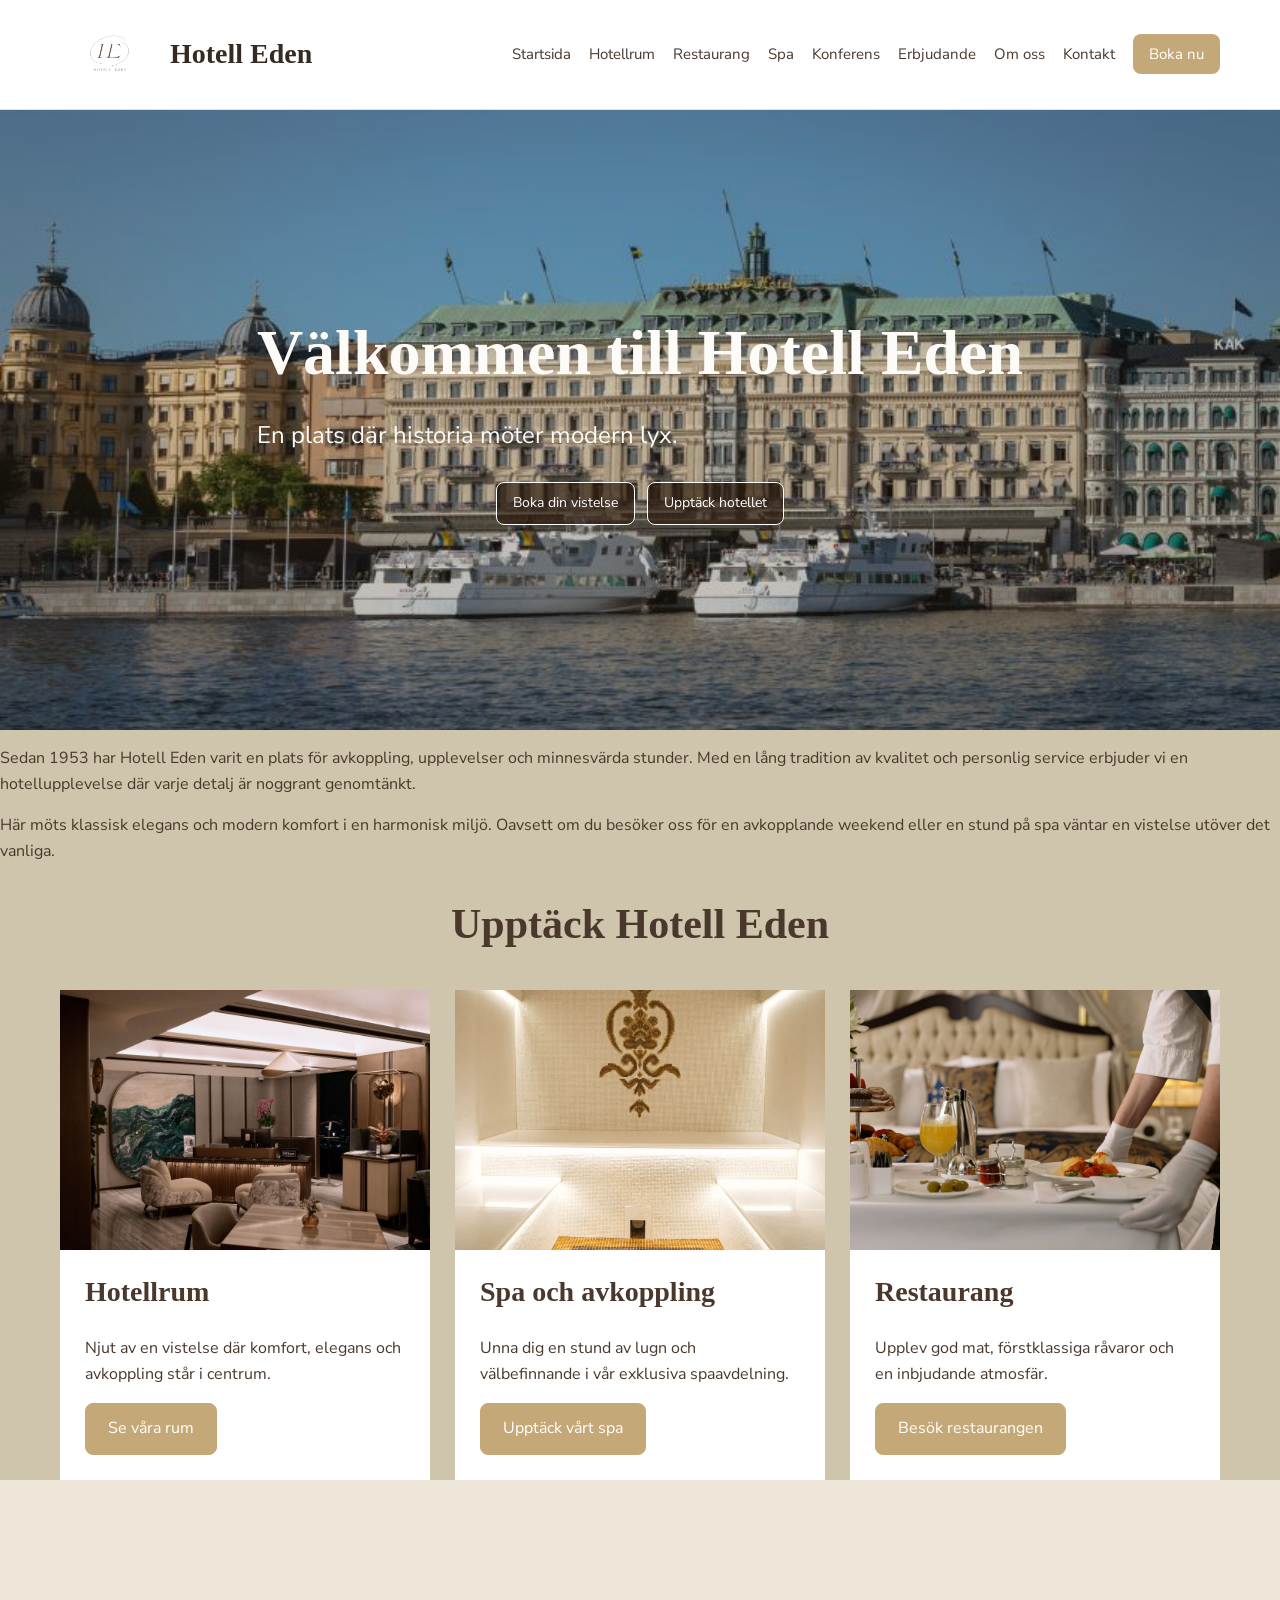
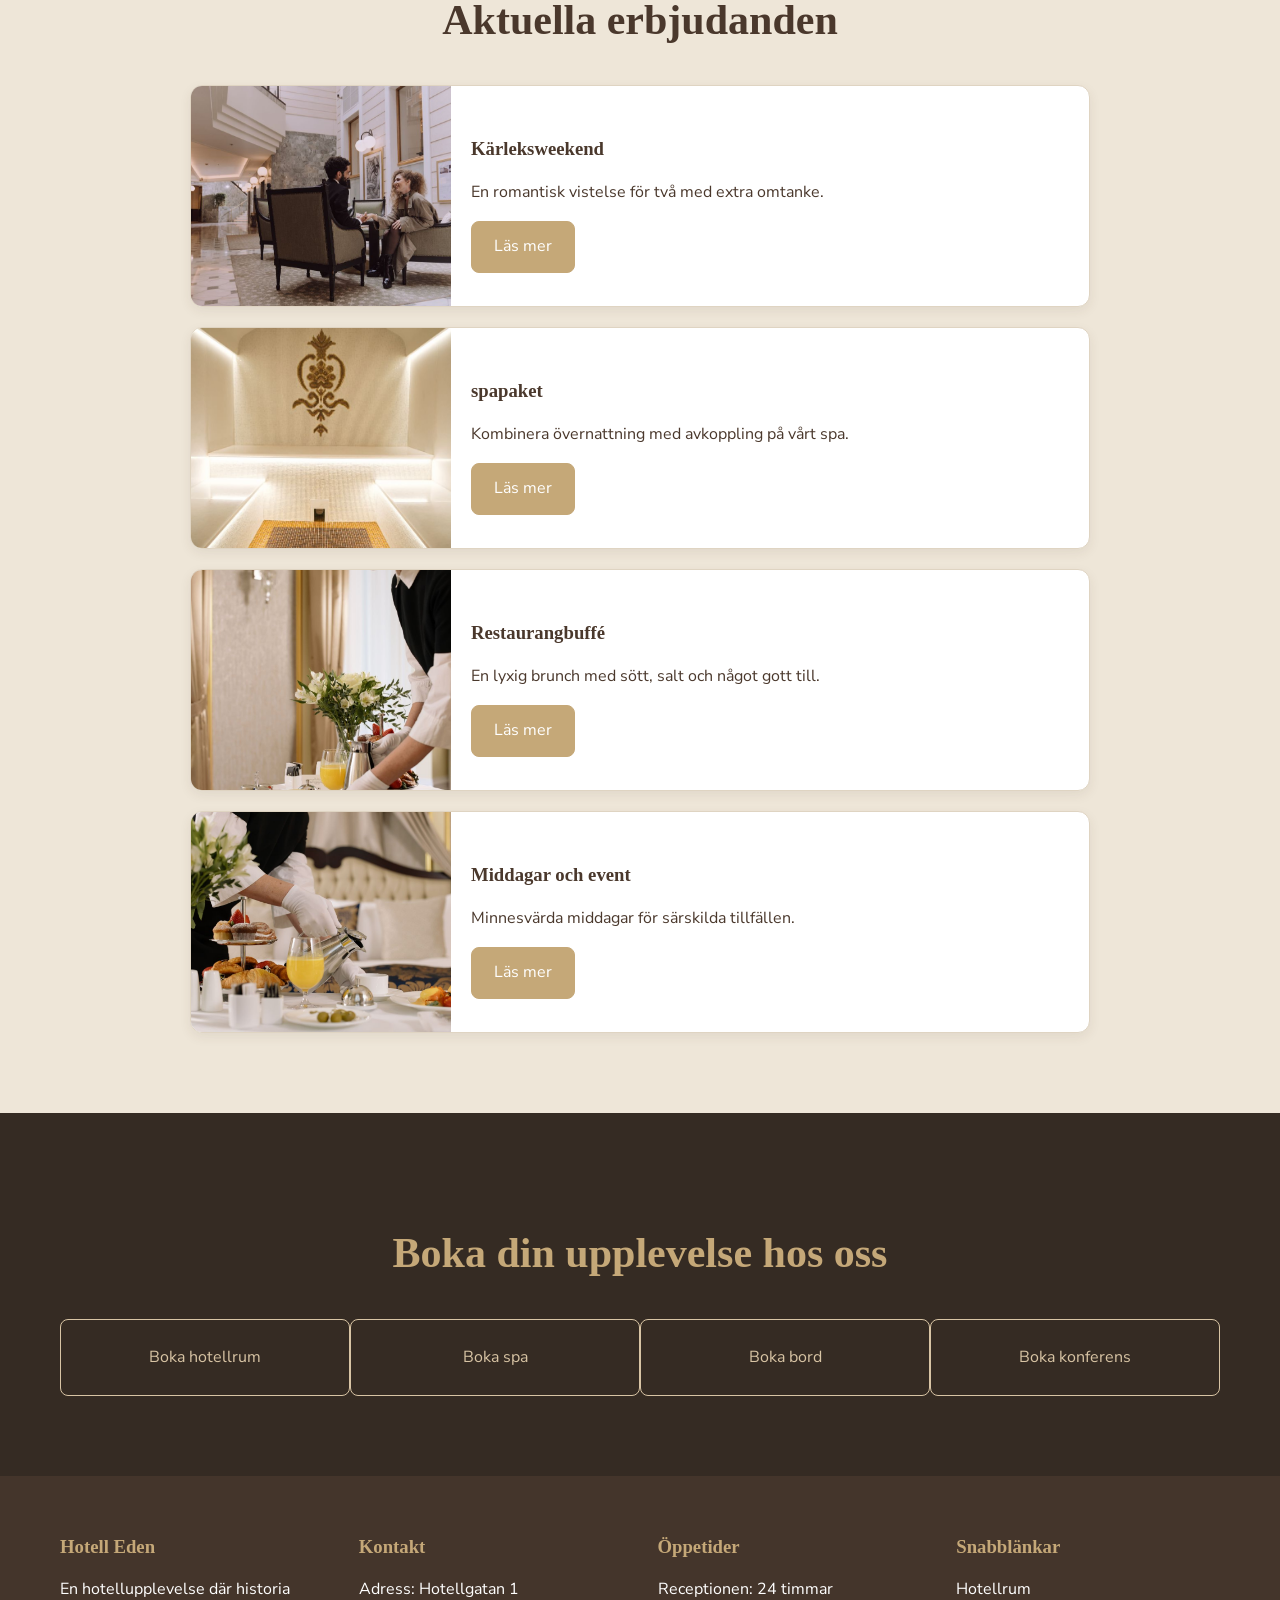
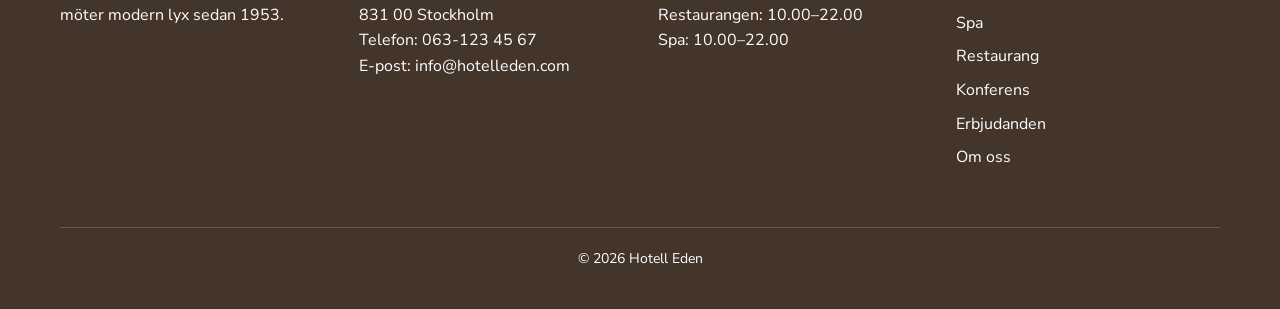
<file: index.html>
<!DOCTYPE html>
<html lang="sv">
    <head>
        <meta charset="UTF-8">
        <title>Hotell Eden</title>

        <link rel="preconnect" href="https://fonts.googleapis.com">
        <link rel="preconnect" href="https://fonts.gstatic.com" crossorigin>
        <link href="https://fonts.googleapis.com/css2?family=Nunito+Sans:wght@400;600;700&display=swap" rel="stylesheet">

        <link rel="stylesheet" href="css/style.css">
    <body>
        <header class="huvudmeny">
            <div class="container meny-container">
                <a class="logotyp" href="index.html">
                  <img src="images/Logga.PNG" alt="Hotell Eden">
           <span>Hotell Eden</span>
            </a>

            <nav>
                <a class="logotyp" href="index.html">
                       
                    </a>
                <ul class="meny">
                <li><a href="index.html">Startsida</a></li>
                <li><a href="hotellrum.html">Hotellrum</a></li>
                <li><a href="restaurang.html">Restaurang</a></li>
                <li><a href="spa.html">Spa</a></li>   
                <li><a href="konferens.html">Konferens</a></li>
                <li><a href="erbjudande.html">Erbjudande</a></li>
                <li><a href="om-oss.html">Om oss</a></li>
                <li><a href="kontakt.html">Kontakt</a></li>
                <li>
                    <a class="boka-knapp" href="hotelleum.html">
                      Boka nu 
                  </a>
                    
                </li>
            </ul>
            </nav>
            </div>
        </header>

        <main>
            <section class="hero">
                <div class="container">
                    <h1>Välkommen till Hotell Eden</h1>
                    <p class="hero-underrubrik">En plats där historia möter modern lyx.</p>


          <div class="hero-knappar">
            <a class="primar-knapp" href="hotellrum.html">
             Boka din vistelse
            </a>
            <a class="sekundar-knapp" href="om-oss.html">
                Upptäck hotellet
            </a>
          </div>
        </div>
            </section>
        <p>  Sedan 1953 har Hotell Eden varit en plats för avkoppling,
            upplevelser och minnesvärda stunder. Med en lång tradition
            av kvalitet och personlig service erbjuder vi en
            hotellupplevelse där varje detalj är noggrant genomtänkt.</p>
            <p>
            Här möts klassisk elegans och modern komfort i en harmonisk
            miljö. Oavsett om du besöker oss för en avkopplande weekend
            eller en stund på spa väntar en vistelse utöver det vanliga.
          </p>
        <section class="container">
            <h2 class="sektion-rubrik">Upptäck Hotell Eden</h2>
            <div class="tjänster">
            <article class="tjänstkort">
                <img src="images/reception5.jpg" alt="reception i hotellet">
                <div class="tjänstkort-content">
                    <h3>Hotellrum</h3>
                  <p>
                Njut av en vistelse där komfort, elegans och avkoppling
                står i centrum.
              </p>
              <a class="primar-knapp" href="hotelleum.html">
                Se våra rum
              </a>   
            </div>
        </article>

        <article class="tjänstkort">
            <img src="images/spa.jpg" alt="Avkopplande spa">
            <div class="tjänstkort-content">
                <h3>Spa och avkoppling</h3>
                <p>
                Unna dig en stund av lugn och välbefinnande i vår
                exklusiva spaavdelning.
                </p>
                <a class="primar-knapp" href="spa.html">
                    Upptäck vårt spa
                </a>
            </div>
        </article>

        <article class="tjänstkort">
            <img src="images/restaurang.jpg" alt="Elegant service">
            <div class="tjänstkort-content">
              <h3>Restaurang</h3>
              <p>
                Upplev god mat, förstklassiga råvaror och en
                inbjudande atmosfär.
              </p>

              <a class="primar-knapp" href="restaurang.html">
                Besök restaurangen
              </a>
            </div>
        </article>

        </div>
    </section>
        
    <section class="sektion sektion-beige">
        <div class="container">
          <h2 class="sektion-rubrik">Aktuella erbjudanden</h2>
        <div class="erbjudanden">

          <article class="erbjudandekort">
            <img src="images/reception4.jpg" alt="kärleksweekend">
            <div class="erbjudande-content">
                <h3>Kärleksweekend</h3>
                <p>
                En romantisk vistelse för två med extra omtanke.
              </p>
              <a class="sekundar-knapp" href="erbjudande.html">
                Läs mer 
              </a>
            </div>
          </article>

          <article class="erbjudandekort">
          <img src="images/spa.jpg" alt="Spapaket">
          <div class="erbjudande-content">
            <h3>spapaket</h3>
            <p>
                Kombinera övernattning med avkoppling på vårt spa.
              </p>
              <a class="sekundar-knapp" href="erbjudande.html">
                Läs mer
              </a>
          </div>
        </article>

        <article class="erbjudandekort">
            <img src="images/restaurang4.jpg" alt="Buffeé">
        <div class="erbjudande-content">
            <h3>Restaurangbuffé</h3>
            <p>
                En lyxig brunch med sött, salt och något gott till.
              </p>
              <a class="sekundar-knapp" href="erbjudande.html">
            Läs mer 
        </a>
        </div>
     </article>

     <article class="erbjudandekort">
        <img src="images/restaurang2.jpg" alt="Middag och event">
        <div class="erbjudande-content">
            <h3>Middagar och event</h3>
            <p>
                Minnesvärda middagar för särskilda tillfällen.
              </p>
              <a class="sekundar-knapp" href="erbjudande.html">
                Läs mer 
              </a>
            </div>
          </article>

        </div>
        </div>
        </section>
        
        <section class="sektion bokning">
        <div class="container">
             <h2 class="sektion-rubrik">
               Boka din upplevelse hos oss 
             </h2>

        <div class="bokningsalternativ">
             <a class="bokningskort" href="hotellrum.html">
               Boka hotellrum 
             </a>
             <a class="bokningskort" href="spa.html">
               Boka spa 
             </a>
             <a class="bokningskort" href="resturang.html">
               Boka bord
             </a>
             <a class="bokningskort" href="konferens.html">
               Boka konferens
             </a>
         </div>
     </div> 
  </section>

</main>

<footer class="sidfot">
    <div class="container">
        <div class="sidfot-grid">
        
        <div>
            <h3>Hotell Eden</h3>
            <p>
            En hotellupplevelse där historia möter modern lyx
            sedan 1953.
          </p>
        </div>

    <div>
        <h3>Kontakt</h3>
        <p>
            Adress: Hotellgatan 1<br>
            831 00 Stockholm<br>
            Telefon: 063-123 45 67<br>
            E-post: info@hotelleden.com
          </p>
      </div>

      <div> 
        <h3>Öppetider</h3>
         <p>
            Receptionen: 24 timmar<br>
            Restaurangen: 10.00–22.00<br>
            Spa: 10.00–22.00
          </p>
      </div>

      <div>
        <h3>Snabblänkar</h3>
        <ul>
            <li><a href="hotellrum.html">Hotellrum</a></li>
            <li><a href="spa.html">Spa</a></li>
            <li><a href="restaurang.html">Restaurang</a></li>
            <li><a href="konferens.html">Konferens</a></li>
            <li><a href="erbjudande.html">Erbjudanden</a></li>
            <li><a href="om-oss.html">Om oss</a></li>
        </ul>
      </div>
    </div>

    <p class="copyright">
     © 2026 Hotell Eden   
    </p>
  </div>
</footer>
    </body>
</html>
</file>
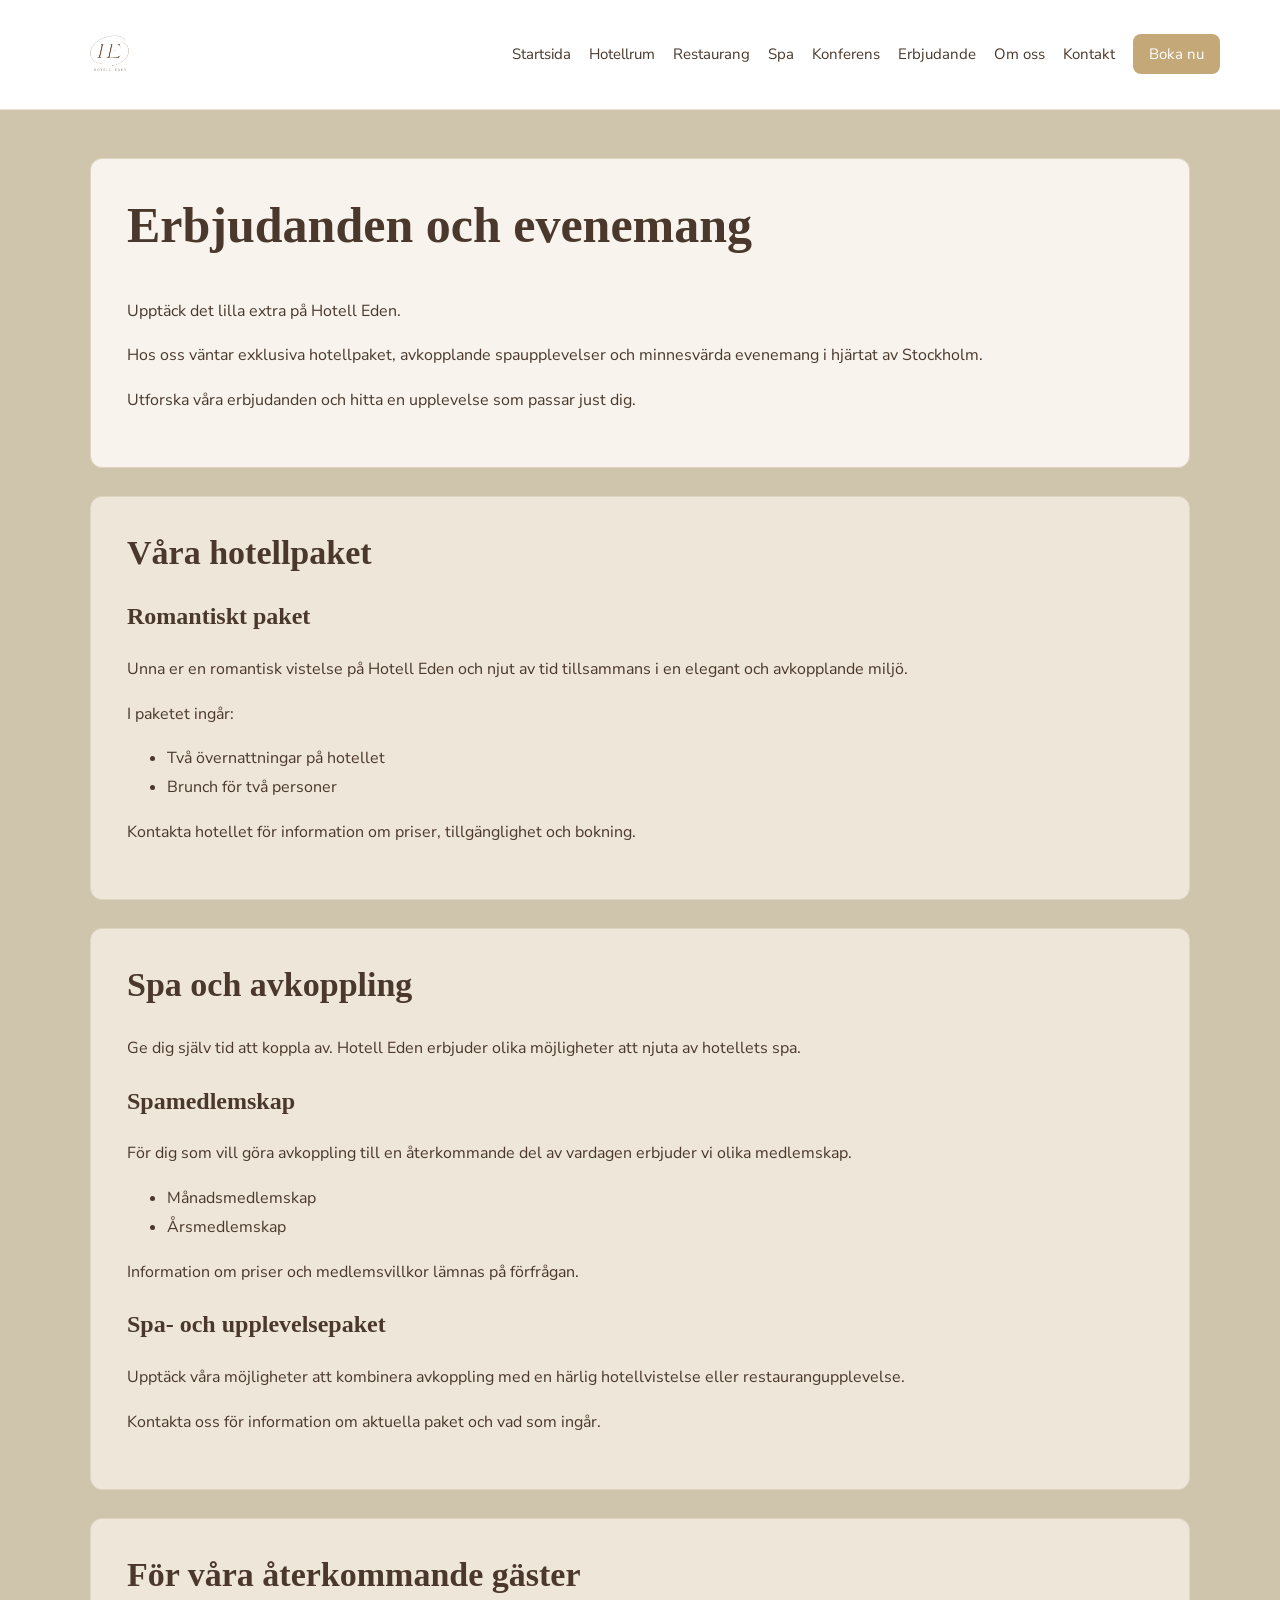
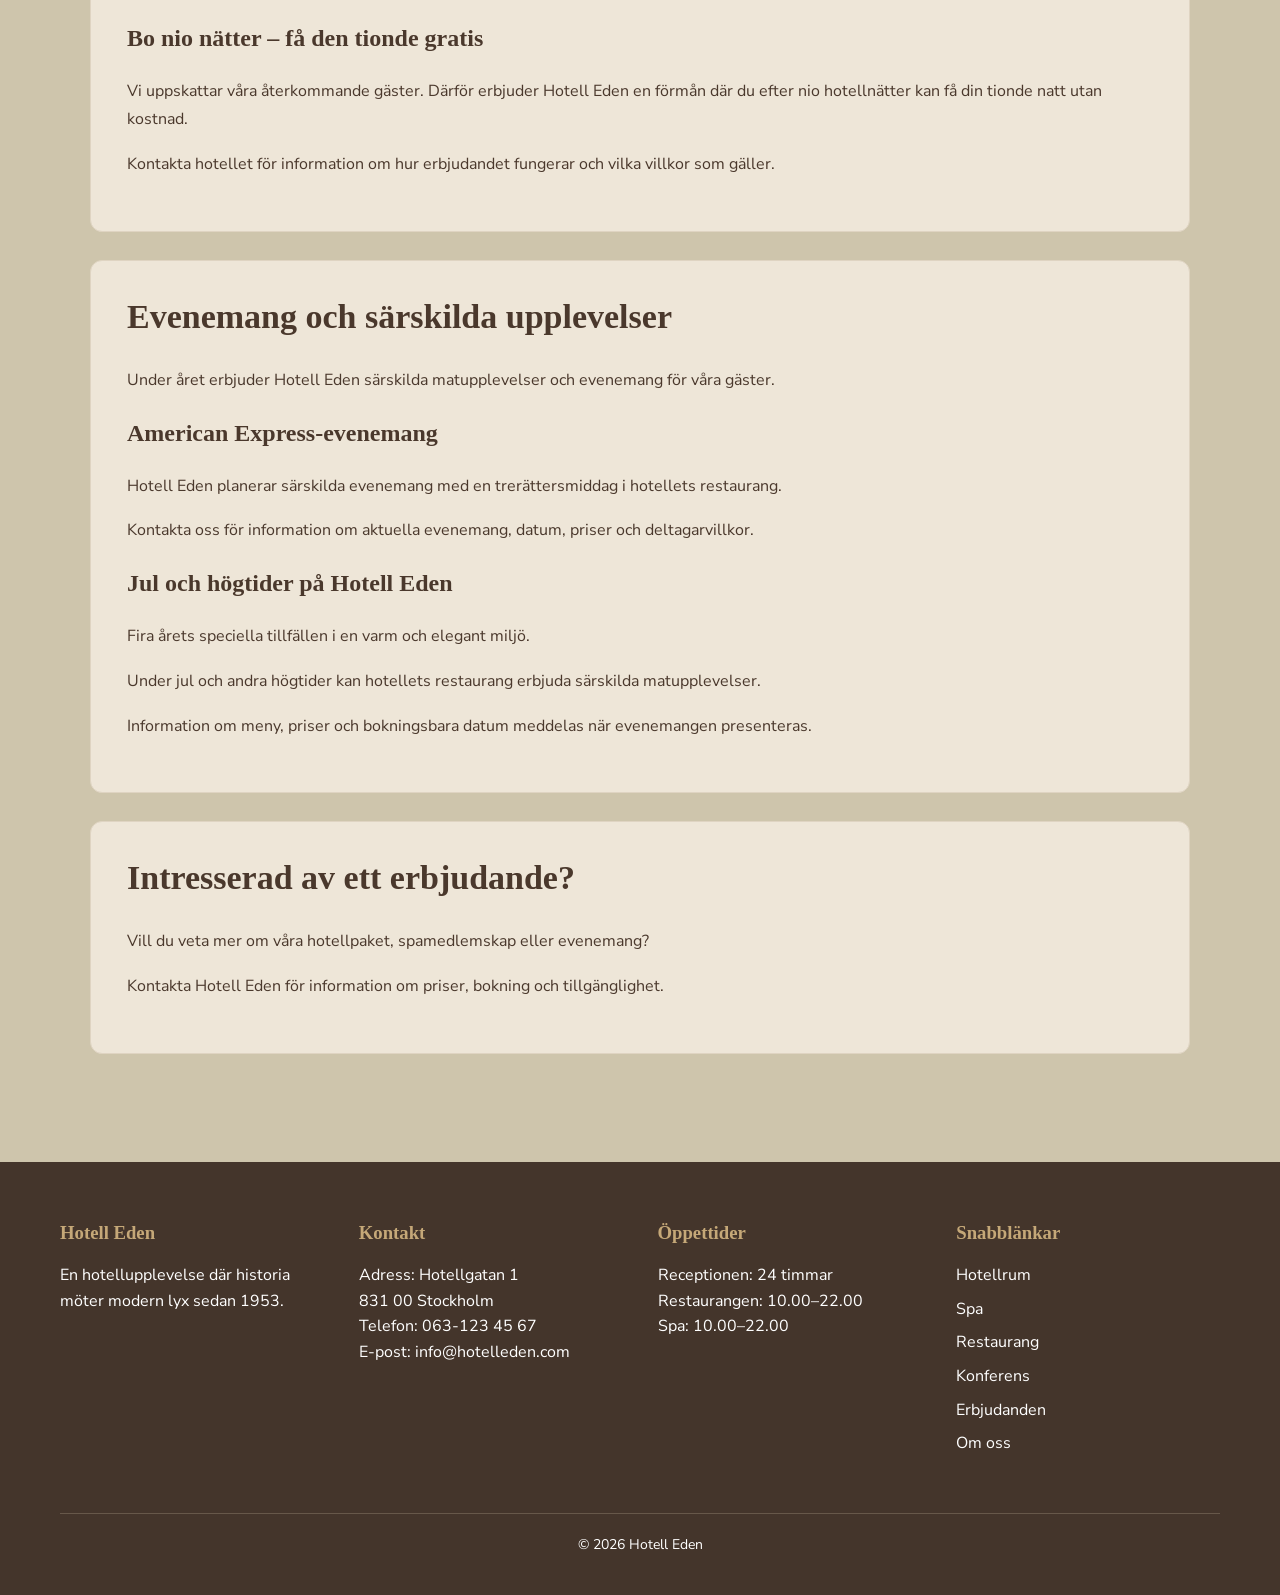
<file: erbjudande.html>
<!DOCTYPE html>
<html lang="sv">
<head>
  <meta charset="UTF-8">
  <meta name="viewport" content="width=device-width, initial-scale=1.0">
  <title>Erbjudanden | Hotell Eden</title>

  <link rel="preconnect" href="https://fonts.googleapis.com">
  <link rel="preconnect" href="https://fonts.gstatic.com" crossorigin>
  <link href="https://fonts.googleapis.com/css2?family=Nunito+Sans:wght@400;600;700&display=swap" rel="stylesheet">
  <link rel="stylesheet" href="css/style.css">
</head>

<body>
  <header class="huvudmeny">
    <div class="container meny-container">
      <a class="logotyp" href="index.html">
        <img src="images/Logga.PNG" alt="Hotell Eden">
      </a>

      <nav aria-label="Huvudmeny">
        <ul class="meny">
          <li><a href="index.html">Startsida</a></li>
          <li><a href="hotellrum.html">Hotellrum</a></li>
          <li><a href="restaurang.html">Restaurang</a></li>
          <li><a href="spa.html">Spa</a></li>
          <li><a href="konferens.html">Konferens</a></li>
          <li><a href="erbjudande.html">Erbjudande</a></li>
          <li><a href="om-oss.html">Om oss</a></li>
          <li><a href="kontakt.html">Kontakt</a></li>
          <li><a class="boka-knapp" href="hotellrum.html">Boka nu</a></li>
        </ul>
      </nav>
    </div>
  </header>

  <main class="person4-sida">

        <!-- Introduktion -->
        <section aria-labelledby="erbjudanden-rubrik">

            <h1 id="erbjudanden-rubrik">
                Erbjudanden och evenemang
            </h1>

            <p>
                Upptäck det lilla extra på Hotell Eden.
            </p>

            <p>
                Hos oss väntar exklusiva hotellpaket,
                avkopplande spaupplevelser och minnesvärda
                evenemang i hjärtat av Stockholm.
            </p>

            <p>
                Utforska våra erbjudanden och hitta
                en upplevelse som passar just dig.
            </p>

        </section>


        <!-- Hotellpaket -->
        <section aria-labelledby="paket-rubrik">

            <h2 id="paket-rubrik">Våra hotellpaket</h2>

            <article>

                <h3>Romantiskt paket</h3>

                <p>
                    Unna er en romantisk vistelse på
                    Hotell Eden och njut av tid tillsammans
                    i en elegant och avkopplande miljö.
                </p>

                <p>I paketet ingår:</p>

                <ul>
                    <li>Två övernattningar på hotellet</li>
                    <li>Brunch för två personer</li>
                </ul>

                <p>
                    Kontakta hotellet för information
                    om priser, tillgänglighet och bokning.
                </p>

            </article>

        </section>


        <!-- Spaerbjudanden -->
        <section aria-labelledby="spa-rubrik">

            <h2 id="spa-rubrik">Spa och avkoppling</h2>

            <p>
                Ge dig själv tid att koppla av.
                Hotell Eden erbjuder olika möjligheter
                att njuta av hotellets spa.
            </p>

            <article>

                <h3>Spamedlemskap</h3>

                <p>
                    För dig som vill göra avkoppling
                    till en återkommande del av vardagen
                    erbjuder vi olika medlemskap.
                </p>

                <ul>
                    <li>Månadsmedlemskap</li>
                    <li>Årsmedlemskap</li>
                </ul>

                <p>
                    Information om priser och
                    medlemsvillkor lämnas på förfrågan.
                </p>

            </article>

            <article>

                <h3>Spa- och upplevelsepaket</h3>

                <p>
                    Upptäck våra möjligheter att kombinera
                    avkoppling med en härlig hotellvistelse
                    eller restaurangupplevelse.
                </p>

                <p>
                    Kontakta oss för information om
                    aktuella paket och vad som ingår.
                </p>

            </article>

        </section>


        <!-- Lojalitetsprogram -->
        <section aria-labelledby="lojalitet-rubrik">

            <h2 id="lojalitet-rubrik">
                För våra återkommande gäster
            </h2>

            <article>

                <h3>Bo nio nätter – få den tionde gratis</h3>

                <p>
                    Vi uppskattar våra återkommande gäster.
                    Därför erbjuder Hotell Eden en
                    förmån där du efter nio hotellnätter
                    kan få din tionde natt utan kostnad.
                </p>

                <p>
                    Kontakta hotellet för information
                    om hur erbjudandet fungerar
                    och vilka villkor som gäller.
                </p>

            </article>

        </section>


        <!-- Evenemang -->
        <section aria-labelledby="evenemang-rubrik">

            <h2 id="evenemang-rubrik">
                Evenemang och särskilda upplevelser
            </h2>

            <p>
                Under året erbjuder Hotell Eden
                särskilda matupplevelser och evenemang
                för våra gäster.
            </p>

            <article>

                <h3>American Express-evenemang</h3>

                <p>
                    Hotell Eden planerar särskilda
                    evenemang med en trerättersmiddag
                    i hotellets restaurang.
                </p>

                <p>
                    Kontakta oss för information om
                    aktuella evenemang, datum,
                    priser och deltagarvillkor.
                </p>

            </article>

            <article>

                <h3>Jul och högtider på Hotell Eden</h3>

                <p>
                    Fira årets speciella tillfällen
                    i en varm och elegant miljö.
                </p>

                <p>
                    Under jul och andra högtider
                    kan hotellets restaurang erbjuda
                    särskilda matupplevelser.
                </p>

                <p>
                    Information om meny, priser och
                    bokningsbara datum meddelas
                    när evenemangen presenteras.
                </p>

            </article>

        </section>


        <!-- Information om bokning -->
        <section aria-labelledby="bokning-rubrik">

            <h2 id="bokning-rubrik">
                Intresserad av ett erbjudande?
            </h2>

            <p>
                Vill du veta mer om våra hotellpaket,
                spamedlemskap eller evenemang?
            </p>

            <p>
                Kontakta Hotell Eden för information
                om priser, bokning och tillgänglighet.
            </p>

            <!-- Länk till kontakt.html läggs till
                 när kontaktsidan är skapad. -->

        </section>

    </main>

  <footer class="sidfot">
    <div class="container">
      <div class="sidfot-grid">
        <div>
          <h3>Hotell Eden</h3>
          <p>En hotellupplevelse där historia möter modern lyx sedan 1953.</p>
        </div>

        <div>
          <h3>Kontakt</h3>
          <p>
            Adress: Hotellgatan 1<br>
            831 00 Stockholm<br>
            Telefon: 063-123 45 67<br>
            E-post: info@hotelleden.com
          </p>
        </div>

        <div>
          <h3>Öppettider</h3>
          <p>
            Receptionen: 24 timmar<br>
            Restaurangen: 10.00–22.00<br>
            Spa: 10.00–22.00
          </p>
        </div>

        <div>
          <h3>Snabblänkar</h3>
          <ul>
            <li><a href="hotellrum.html">Hotellrum</a></li>
            <li><a href="spa.html">Spa</a></li>
            <li><a href="resturang.html">Restaurang</a></li>
            <li><a href="konferens.html">Konferens</a></li>
            <li><a href="erbjudande.html">Erbjudanden</a></li>
            <li><a href="om-oss.html">Om oss</a></li>
          </ul>
        </div>
      </div>

      <p class="copyright">© 2026 Hotell Eden</p>
    </div>
  </footer>
</body>
</html>
</file>
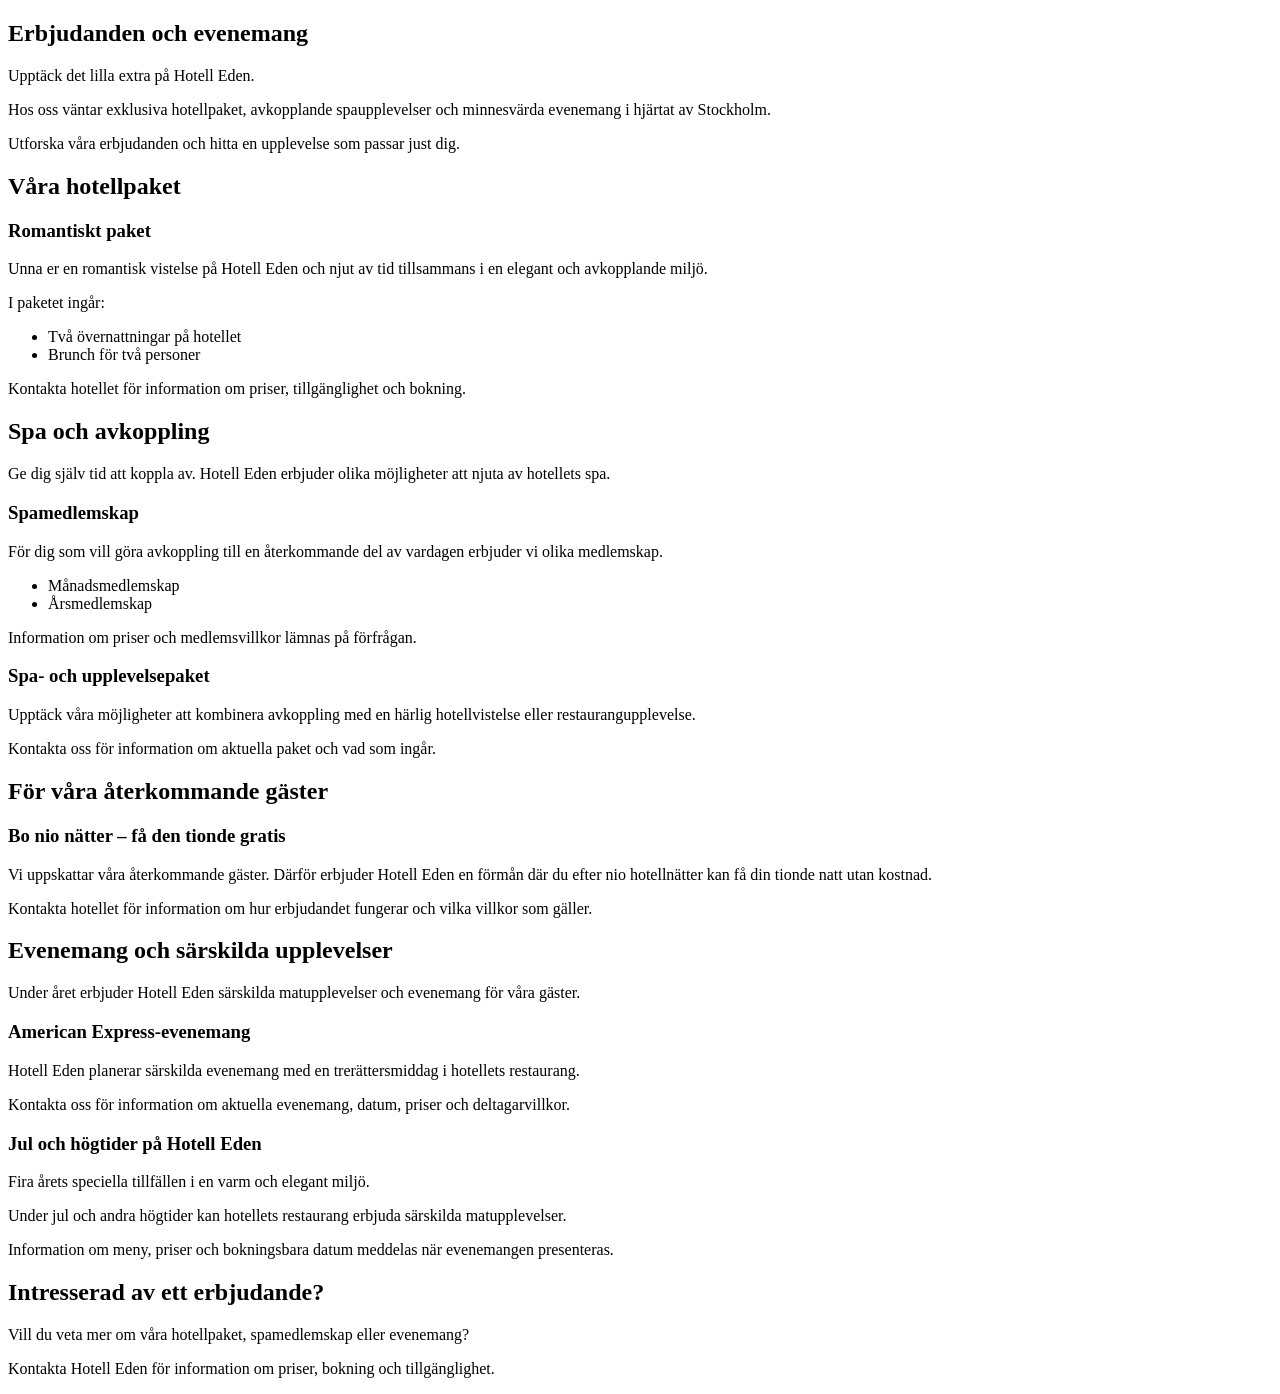
<file: erbjudanden.html>
<!DOCTYPE html>
<html lang="sv">

<head>
    <meta charset="UTF-8">
    <meta name="viewport" content="width=device-width, initial-scale=1.0">

    <meta name="description"
          content="Upptäck exklusiva erbjudanden, hotellpaket och evenemang på Hotell Eden i Stockholm.">

    <title>Erbjudanden och evenemang | Hotell Eden</title>

    <!-- Gruppens gemensamma CSS läggs till här senare. -->
</head>

<body>

    <!-- Gruppens gemensamma navigation läggs till här senare. -->

    <main>

        <!-- Introduktion -->
        <section aria-labelledby="erbjudanden-rubrik">

            <h1 id="erbjudanden-rubrik">
                Erbjudanden och evenemang
            </h1>

            <p>
                Upptäck det lilla extra på Hotell Eden.
            </p>

            <p>
                Hos oss väntar exklusiva hotellpaket,
                avkopplande spaupplevelser och minnesvärda
                evenemang i hjärtat av Stockholm.
            </p>

            <p>
                Utforska våra erbjudanden och hitta
                en upplevelse som passar just dig.
            </p>

        </section>


        <!-- Hotellpaket -->
        <section aria-labelledby="paket-rubrik">

            <h2 id="paket-rubrik">Våra hotellpaket</h2>

            <article>

                <h3>Romantiskt paket</h3>

                <p>
                    Unna er en romantisk vistelse på
                    Hotell Eden och njut av tid tillsammans
                    i en elegant och avkopplande miljö.
                </p>

                <p>I paketet ingår:</p>

                <ul>
                    <li>Två övernattningar på hotellet</li>
                    <li>Brunch för två personer</li>
                </ul>

                <p>
                    Kontakta hotellet för information
                    om priser, tillgänglighet och bokning.
                </p>

            </article>

        </section>


        <!-- Spaerbjudanden -->
        <section aria-labelledby="spa-rubrik">

            <h2 id="spa-rubrik">Spa och avkoppling</h2>

            <p>
                Ge dig själv tid att koppla av.
                Hotell Eden erbjuder olika möjligheter
                att njuta av hotellets spa.
            </p>

            <article>

                <h3>Spamedlemskap</h3>

                <p>
                    För dig som vill göra avkoppling
                    till en återkommande del av vardagen
                    erbjuder vi olika medlemskap.
                </p>

                <ul>
                    <li>Månadsmedlemskap</li>
                    <li>Årsmedlemskap</li>
                </ul>

                <p>
                    Information om priser och
                    medlemsvillkor lämnas på förfrågan.
                </p>

            </article>

            <article>

                <h3>Spa- och upplevelsepaket</h3>

                <p>
                    Upptäck våra möjligheter att kombinera
                    avkoppling med en härlig hotellvistelse
                    eller restaurangupplevelse.
                </p>

                <p>
                    Kontakta oss för information om
                    aktuella paket och vad som ingår.
                </p>

            </article>

        </section>


        <!-- Lojalitetsprogram -->
        <section aria-labelledby="lojalitet-rubrik">

            <h2 id="lojalitet-rubrik">
                För våra återkommande gäster
            </h2>

            <article>

                <h3>Bo nio nätter – få den tionde gratis</h3>

                <p>
                    Vi uppskattar våra återkommande gäster.
                    Därför erbjuder Hotell Eden en
                    förmån där du efter nio hotellnätter
                    kan få din tionde natt utan kostnad.
                </p>

                <p>
                    Kontakta hotellet för information
                    om hur erbjudandet fungerar
                    och vilka villkor som gäller.
                </p>

            </article>

        </section>


        <!-- Evenemang -->
        <section aria-labelledby="evenemang-rubrik">

            <h2 id="evenemang-rubrik">
                Evenemang och särskilda upplevelser
            </h2>

            <p>
                Under året erbjuder Hotell Eden
                särskilda matupplevelser och evenemang
                för våra gäster.
            </p>

            <article>

                <h3>American Express-evenemang</h3>

                <p>
                    Hotell Eden planerar särskilda
                    evenemang med en trerättersmiddag
                    i hotellets restaurang.
                </p>

                <p>
                    Kontakta oss för information om
                    aktuella evenemang, datum,
                    priser och deltagarvillkor.
                </p>

            </article>

            <article>

                <h3>Jul och högtider på Hotell Eden</h3>

                <p>
                    Fira årets speciella tillfällen
                    i en varm och elegant miljö.
                </p>

                <p>
                    Under jul och andra högtider
                    kan hotellets restaurang erbjuda
                    särskilda matupplevelser.
                </p>

                <p>
                    Information om meny, priser och
                    bokningsbara datum meddelas
                    när evenemangen presenteras.
                </p>

            </article>

        </section>


        <!-- Information om bokning -->
        <section aria-labelledby="bokning-rubrik">

            <h2 id="bokning-rubrik">
                Intresserad av ett erbjudande?
            </h2>

            <p>
                Vill du veta mer om våra hotellpaket,
                spamedlemskap eller evenemang?
            </p>

            <p>
                Kontakta Hotell Eden för information
                om priser, bokning och tillgänglighet.
            </p>

            <!-- Länk till kontakt.html läggs till
                 när kontaktsidan är skapad. -->

        </section>

    </main>

    <!-- Gruppens gemensamma sidfot läggs till här senare. -->

</body>
</html>
</file>
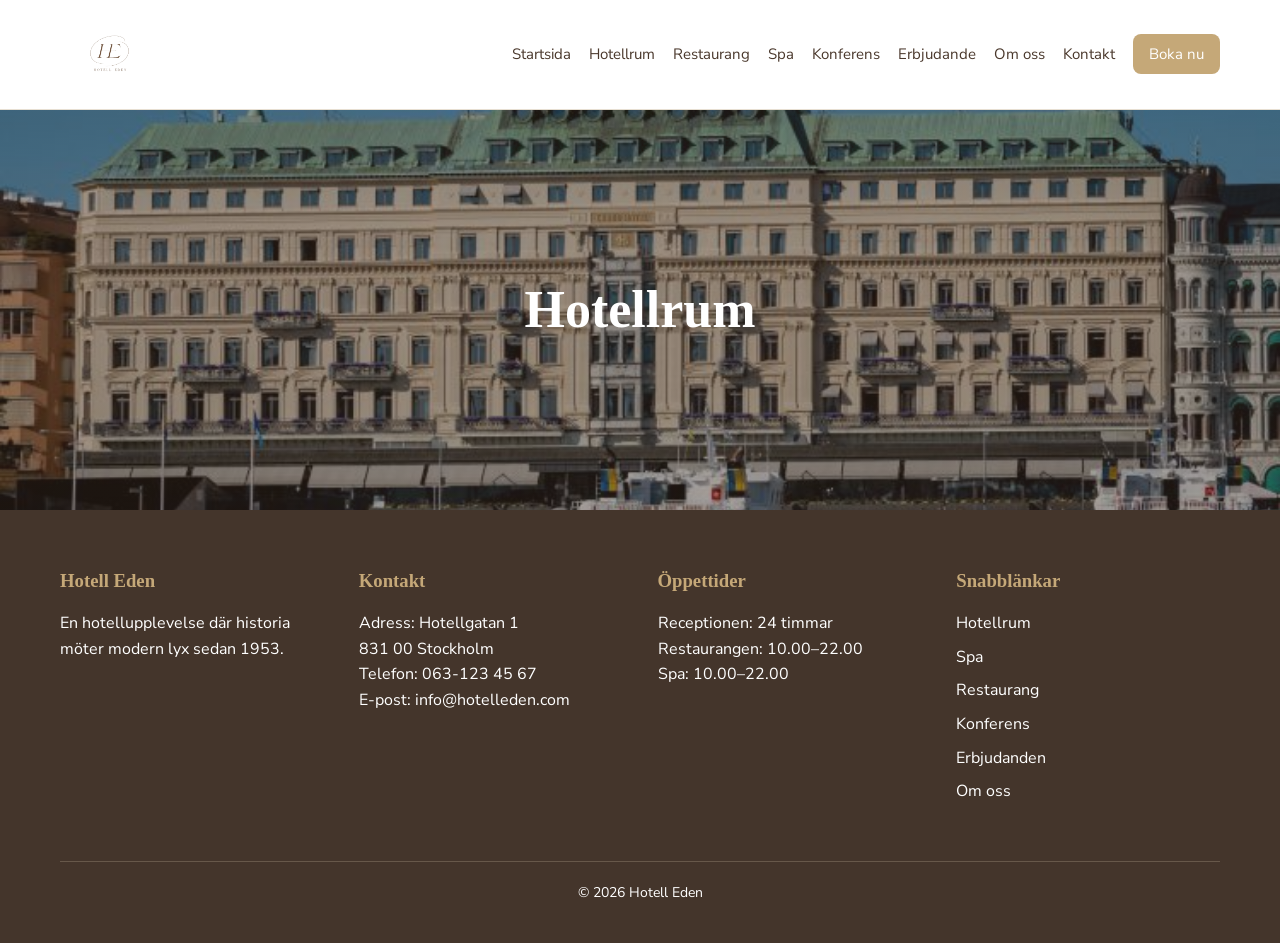
<file: hotellrum.html>
<!DOCTYPE html>
<html lang="sv">
<head>
  <meta charset="UTF-8">
  <meta name="viewport" content="width=device-width, initial-scale=1.0">
  <title>Hotellrum | Hotell Eden</title>

  <link rel="preconnect" href="https://fonts.googleapis.com">
  <link rel="preconnect" href="https://fonts.gstatic.com" crossorigin>
  <link href="https://fonts.googleapis.com/css2?family=Nunito+Sans:wght@400;600;700&display=swap" rel="stylesheet">
  <link rel="stylesheet" href="css/style.css">
</head>

<body>
  <header class="huvudmeny">
    <div class="container meny-container">
      <a class="logotyp" href="index.html">
        <img src="images/Logga.PNG" alt="Hotell Eden">
      </a>

      <nav aria-label="Huvudmeny">
        <ul class="meny">
          <li><a href="index.html">Startsida</a></li>
          <li><a href="hotellrum.html">Hotellrum</a></li>
          <li><a href="restaurang.html">Restaurang</a></li>
           <li><a href="spa.html">Spa</a></li>
          <li><a href="konferens.html">Konferens</a></li>
          <li><a href="erbjudande.html">Erbjudande</a></li>
          <li><a href="om-oss.html">Om oss</a></li>
          <li><a href="kontakt.html">Kontakt</a></li>
          <li><a class="boka-knapp" href="hotellrum.html">Boka nu</a></li>
        </ul>
      </nav>
    </div>
  </header>

  <main>
    <section class="om-oss-hero">
      <h1>Hotellrum</h1>
    </section>
  </main>

  <footer class="sidfot">
    <div class="container">
      <div class="sidfot-grid">
        <div>
          <h3>Hotell Eden</h3>
          <p>En hotellupplevelse där historia möter modern lyx sedan 1953.</p>
        </div>

        <div>
          <h3>Kontakt</h3>
          <p>
            Adress: Hotellgatan 1<br>
            831 00 Stockholm<br>
            Telefon: 063-123 45 67<br>
            E-post: info@hotelleden.com
          </p>
        </div>

        <div>
          <h3>Öppettider</h3>
          <p>
            Receptionen: 24 timmar<br>
            Restaurangen: 10.00–22.00<br>
            Spa: 10.00–22.00
          </p>
        </div>

        <div>
          <h3>Snabblänkar</h3>
          <ul>
            <li><a href="hotellrum.html">Hotellrum</a></li>
            <li><a href="spa.html">Spa</a></li>
            <li><a href="resturang.html">Restaurang</a></li>
            <li><a href="konferens.html">Konferens</a></li>
            <li><a href="erbjudande.html">Erbjudanden</a></li>
            <li><a href="om-oss.html">Om oss</a></li>
          </ul>
        </div>
      </div>

      <p class="copyright">© 2026 Hotell Eden</p>
    </div>
  </footer>
</body>
</html>
</file>
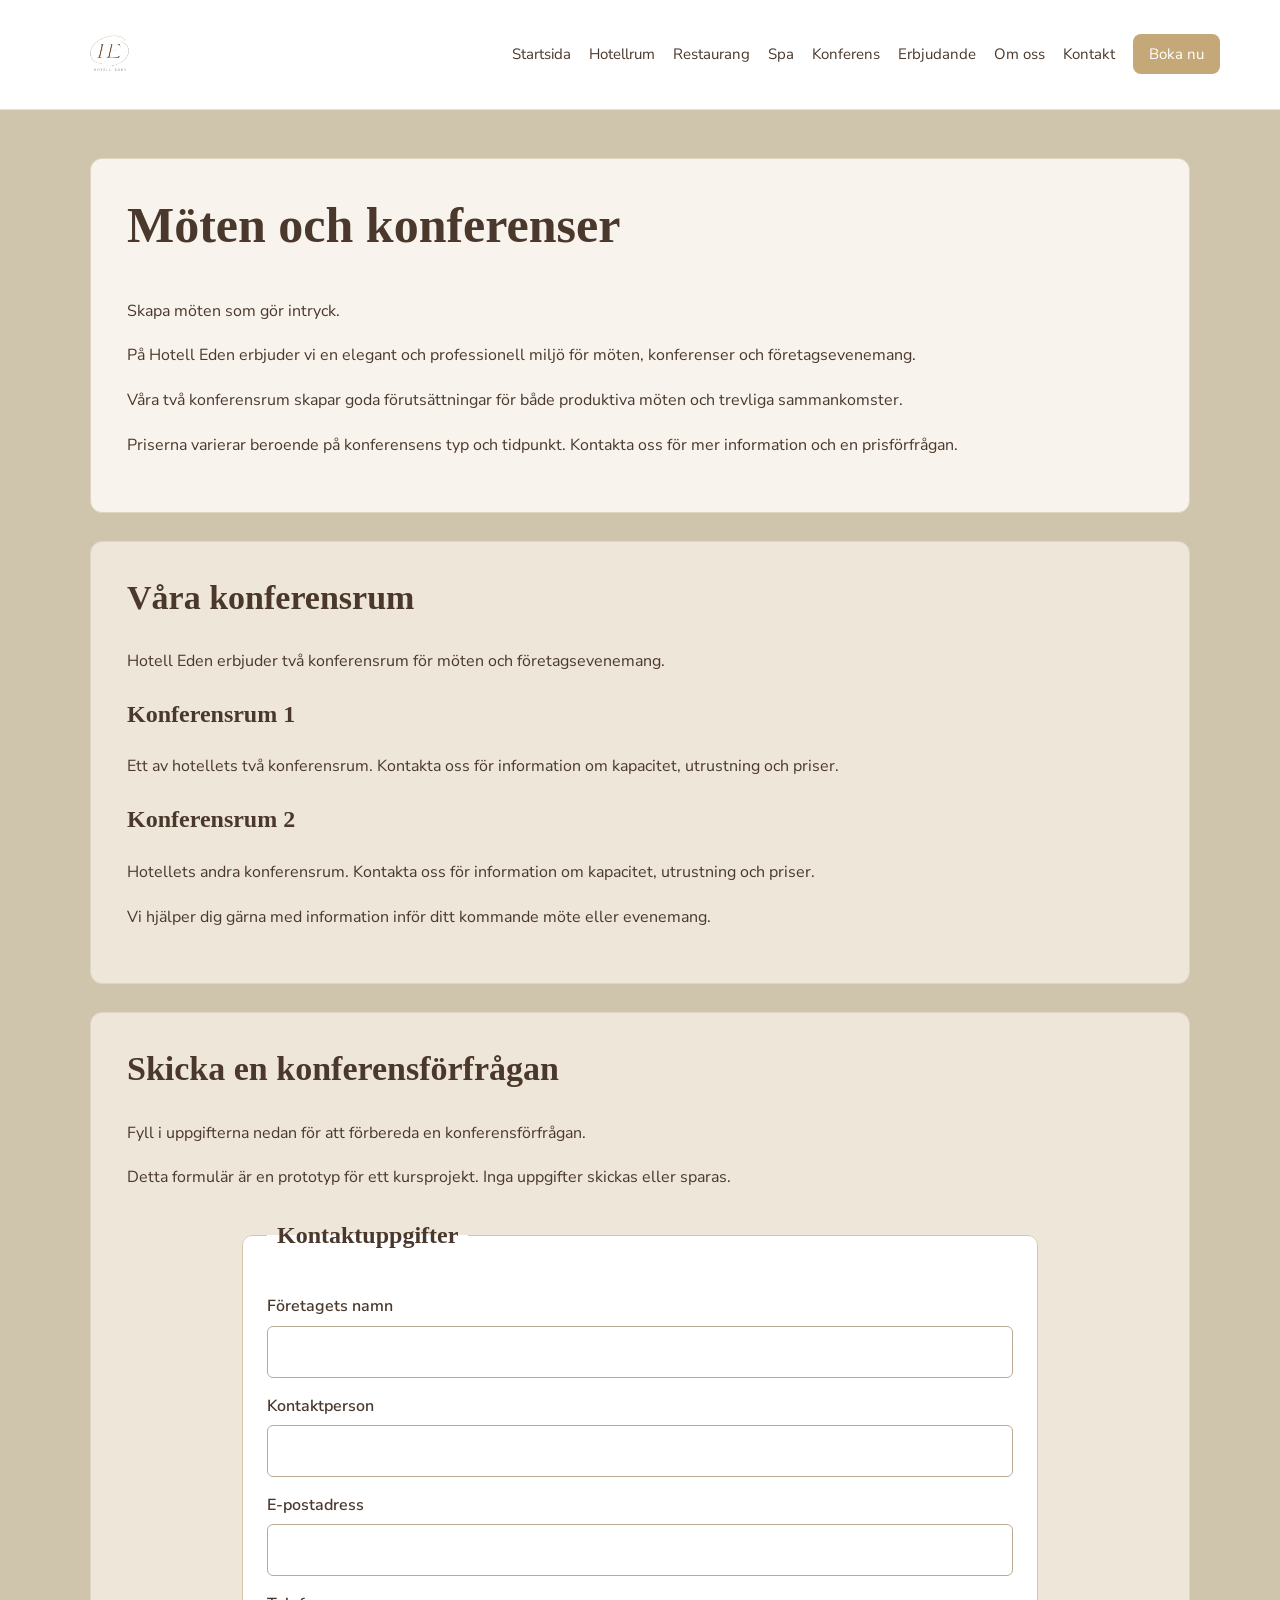
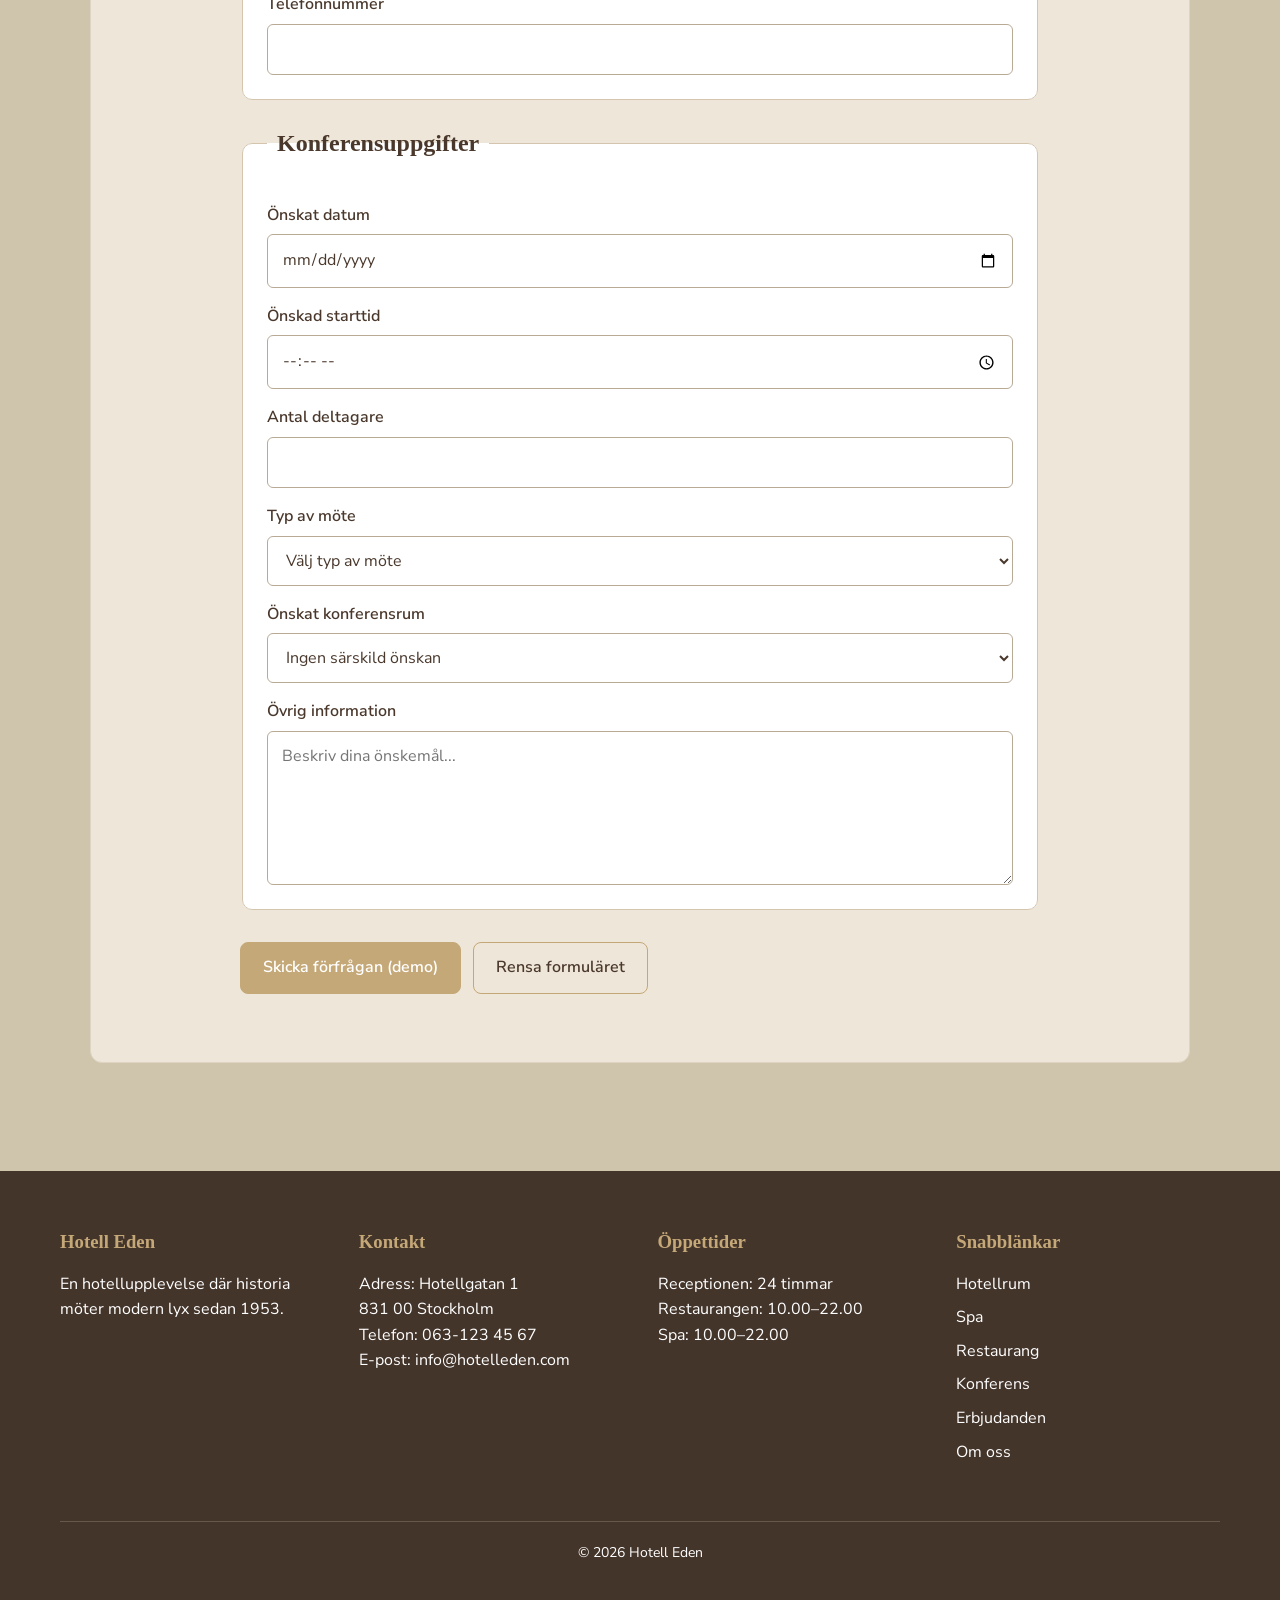
<file: konferens.html>
<!DOCTYPE html>
<html lang="sv">
<head>
  <meta charset="UTF-8">
  <meta name="viewport" content="width=device-width, initial-scale=1.0">
  <title>Konferens | Hotell Eden</title>

  <link rel="preconnect" href="https://fonts.googleapis.com">
  <link rel="preconnect" href="https://fonts.gstatic.com" crossorigin>
  <link href="https://fonts.googleapis.com/css2?family=Nunito+Sans:wght@400;600;700&display=swap" rel="stylesheet">
  <link rel="stylesheet" href="css/style.css">
</head>

<body>
  <header class="huvudmeny">
    <div class="container meny-container">
      <a class="logotyp" href="index.html">
        <img src="images/Logga.PNG" alt="Hotell Eden">
      </a>

      <nav aria-label="Huvudmeny">
        <ul class="meny">
          <li><a href="index.html">Startsida</a></li>
          <li><a href="hotellrum.html">Hotellrum</a></li>
          <li><a href="restaurang.html">Restaurang</a></li>
           <li><a href="spa.html">Spa</a></li>
          <li><a href="konferens.html">Konferens</a></li>
          <li><a href="erbjudande.html">Erbjudande</a></li>
          <li><a href="om-oss.html">Om oss</a></li>
          <li><a href="kontakt.html">Kontakt</a></li>
          <li><a class="boka-knapp" href="hotellrum.html">Boka nu</a></li>
        </ul>
      </nav>
    </div>
  </header>

  <main class="person4-sida">

        <!-- Introduktion -->
        <section aria-labelledby="konferens-rubrik">

            <h1 id="konferens-rubrik">Möten och konferenser</h1>

            <p>Skapa möten som gör intryck.</p>

            <p>
                På Hotell Eden erbjuder vi en elegant och
                professionell miljö för möten, konferenser
                och företagsevenemang.
            </p>

            <p>
                Våra två konferensrum skapar goda
                förutsättningar för både produktiva möten
                och trevliga sammankomster.
            </p>

            <p>
                Priserna varierar beroende på konferensens
                typ och tidpunkt. Kontakta oss för mer
                information och en prisförfrågan.
            </p>

        </section>


        <!-- Konferensrum -->
        <section aria-labelledby="rum-rubrik">

            <h2 id="rum-rubrik">Våra konferensrum</h2>

            <p>
                Hotell Eden erbjuder två konferensrum
                för möten och företagsevenemang.
            </p>

            <article>

                <h3>Konferensrum 1</h3>

                <p>
                    Ett av hotellets två konferensrum.
                    Kontakta oss för information om
                    kapacitet, utrustning och priser.
                </p>

            </article>

            <article>

                <h3>Konferensrum 2</h3>

                <p>
                    Hotellets andra konferensrum.
                    Kontakta oss för information om
                    kapacitet, utrustning och priser.
                </p>

            </article>

            <p>
                Vi hjälper dig gärna med information
                inför ditt kommande möte eller evenemang.
            </p>

        </section>


        <!-- Konferensförfrågan -->
        <section aria-labelledby="formular-rubrik">

            <h2 id="formular-rubrik">
                Skicka en konferensförfrågan
            </h2>

            <p>
                Fyll i uppgifterna nedan för att
                förbereda en konferensförfrågan.
            </p>

            <p id="demo-information">
                Detta formulär är en prototyp för ett
                kursprojekt. Inga uppgifter skickas
                eller sparas.
            </p>

            <form>

                <fieldset>

                    <legend>Kontaktuppgifter</legend>

                    <div>
                        <label for="foretag">
                            Företagets namn
                        </label>

                        <input
                            type="text"
                            id="foretag"
                            name="foretag"
                            autocomplete="organization"
                            required
                        >
                    </div>

                    <div>
                        <label for="kontaktperson">
                            Kontaktperson
                        </label>

                        <input
                            type="text"
                            id="kontaktperson"
                            name="kontaktperson"
                            autocomplete="name"
                            required
                        >
                    </div>

                    <div>
                        <label for="epost">
                            E-postadress
                        </label>

                        <input
                            type="email"
                            id="epost"
                            name="epost"
                            autocomplete="email"
                            required
                        >
                    </div>

                    <div>
                        <label for="telefon">
                            Telefonnummer
                        </label>

                        <input
                            type="tel"
                            id="telefon"
                            name="telefon"
                            autocomplete="tel"
                        >
                    </div>

                </fieldset>


                <fieldset>

                    <legend>Konferensuppgifter</legend>

                    <div>
                        <label for="datum">
                            Önskat datum
                        </label>

                        <input
                            type="date"
                            id="datum"
                            name="datum"
                            required
                        >
                    </div>

                    <div>
                        <label for="tid">
                            Önskad starttid
                        </label>

                        <input
                            type="time"
                            id="tid"
                            name="tid"
                            required
                        >
                    </div>

                    <div>
                        <label for="deltagare">
                            Antal deltagare
                        </label>

                        <input
                            type="number"
                            id="deltagare"
                            name="deltagare"
                            min="1"
                            step="1"
                            required
                        >
                    </div>

                    <div>
                        <label for="motestyp">
                            Typ av möte
                        </label>

                        <select
                            id="motestyp"
                            name="motestyp"
                            required
                        >
                            <option value="">
                                Välj typ av möte
                            </option>

                            <option value="mote">
                                Möte
                            </option>

                            <option value="konferens">
                                Konferens
                            </option>

                            <option value="foretagsevenemang">
                                Företagsevenemang
                            </option>

                        </select>
                    </div>

                    <div>
                        <label for="konferensrum">
                            Önskat konferensrum
                        </label>

                        <select
                            id="konferensrum"
                            name="konferensrum"
                        >
                            <option value="">
                                Ingen särskild önskan
                            </option>

                            <option value="rum1">
                                Konferensrum 1
                            </option>

                            <option value="rum2">
                                Konferensrum 2
                            </option>

                        </select>
                    </div>

                    <div>
                        <label for="meddelande">
                            Övrig information
                        </label>

                        <textarea
                            id="meddelande"
                            name="meddelande"
                            rows="5"
                            placeholder="Beskriv dina önskemål..."
                        ></textarea>
                    </div>

                </fieldset>


                <!-- Demoknapp: skickar inga uppgifter -->
                <div>

                    <button
                        type="button"
                        aria-describedby="demo-information"
                    >
                        Skicka förfrågan (demo)
                    </button>

                    <button type="reset">
                        Rensa formuläret
                    </button>

                </div>

            </form>

        </section>

    </main>

  <footer class="sidfot">
    <div class="container">
      <div class="sidfot-grid">
        <div>
          <h3>Hotell Eden</h3>
          <p>En hotellupplevelse där historia möter modern lyx sedan 1953.</p>
        </div>

        <div>
          <h3>Kontakt</h3>
          <p>
            Adress: Hotellgatan 1<br>
            831 00 Stockholm<br>
            Telefon: 063-123 45 67<br>
            E-post: info@hotelleden.com
          </p>
        </div>

        <div>
          <h3>Öppettider</h3>
          <p>
            Receptionen: 24 timmar<br>
            Restaurangen: 10.00–22.00<br>
            Spa: 10.00–22.00
          </p>
        </div>

        <div>
          <h3>Snabblänkar</h3>
          <ul>
            <li><a href="hotellrum.html">Hotellrum</a></li>
            <li><a href="spa.html">Spa</a></li>
            <li><a href="resturang.html">Restaurang</a></li>
            <li><a href="konferens.html">Konferens</a></li>
            <li><a href="erbjudande.html">Erbjudanden</a></li>
            <li><a href="om-oss.html">Om oss</a></li>
          </ul>
        </div>
      </div>

      <p class="copyright">© 2026 Hotell Eden</p>
    </div>
  </footer>
</body>
</html>
</file>
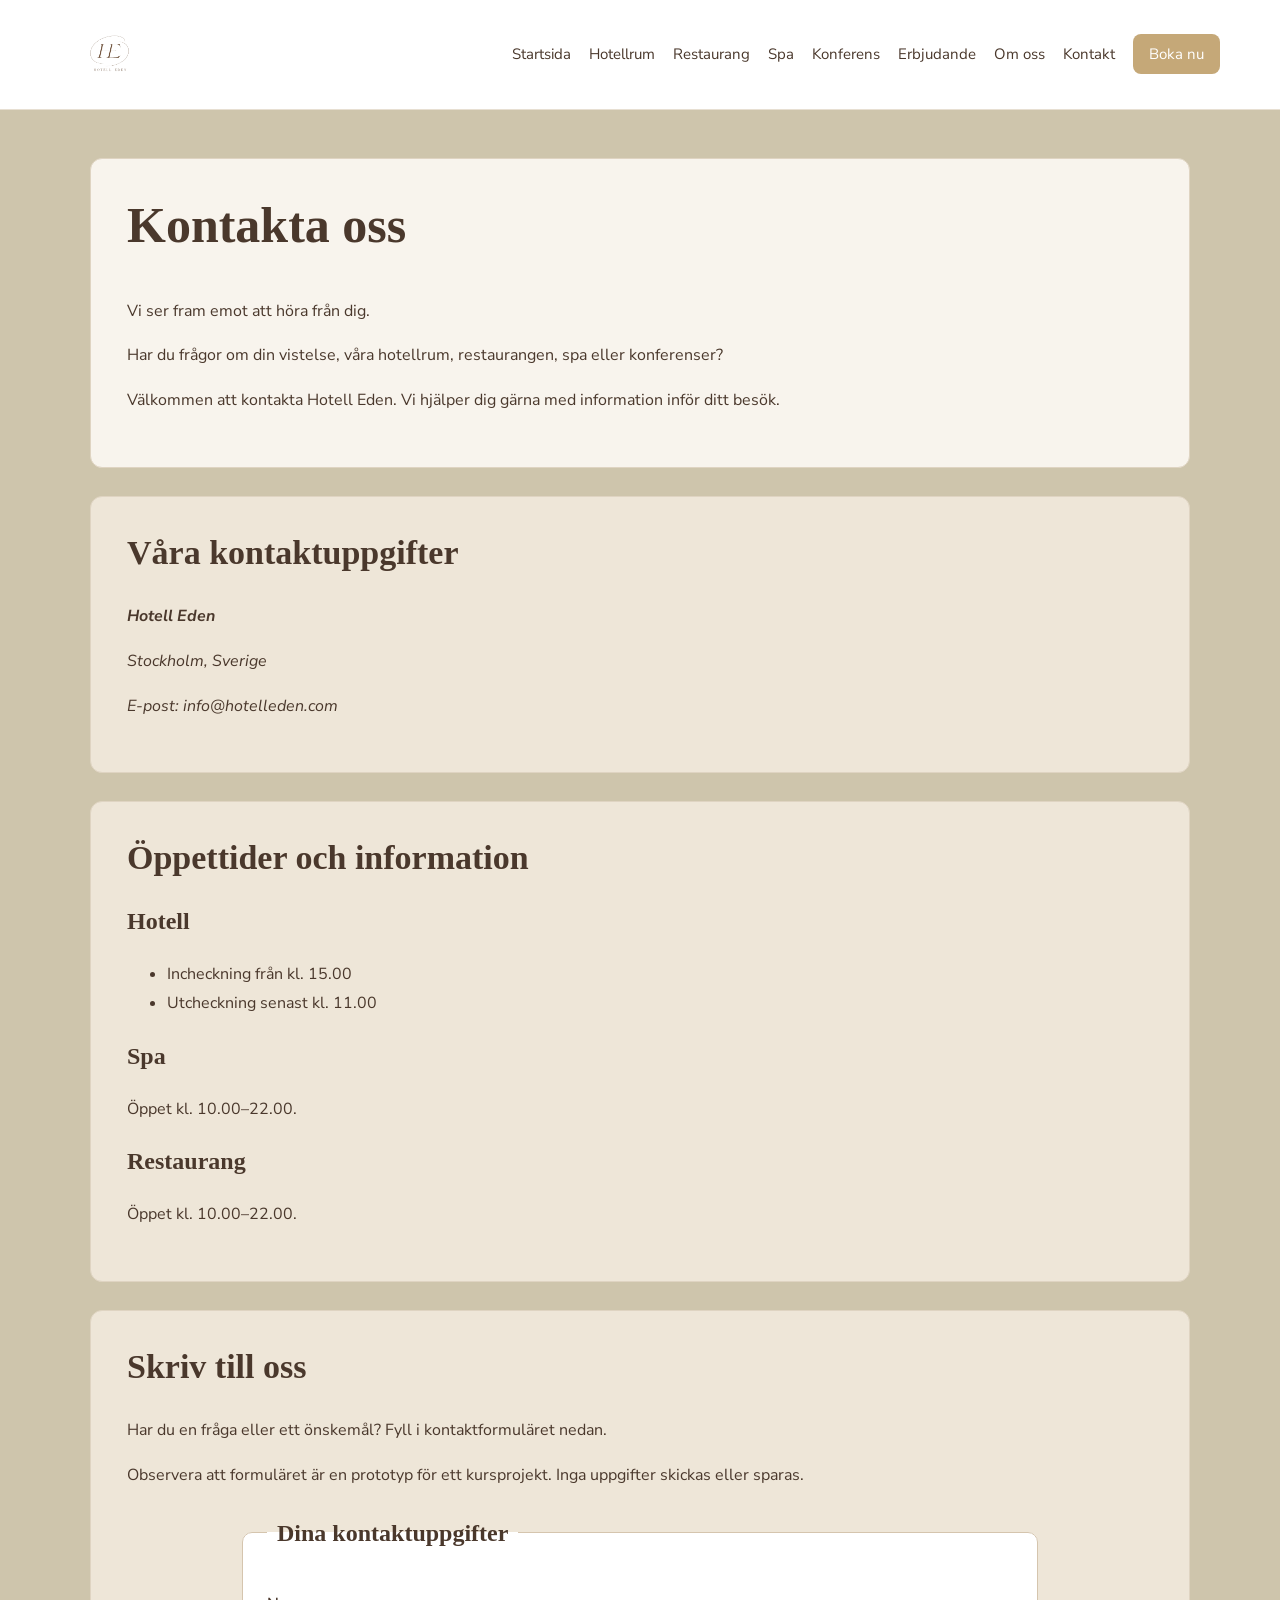
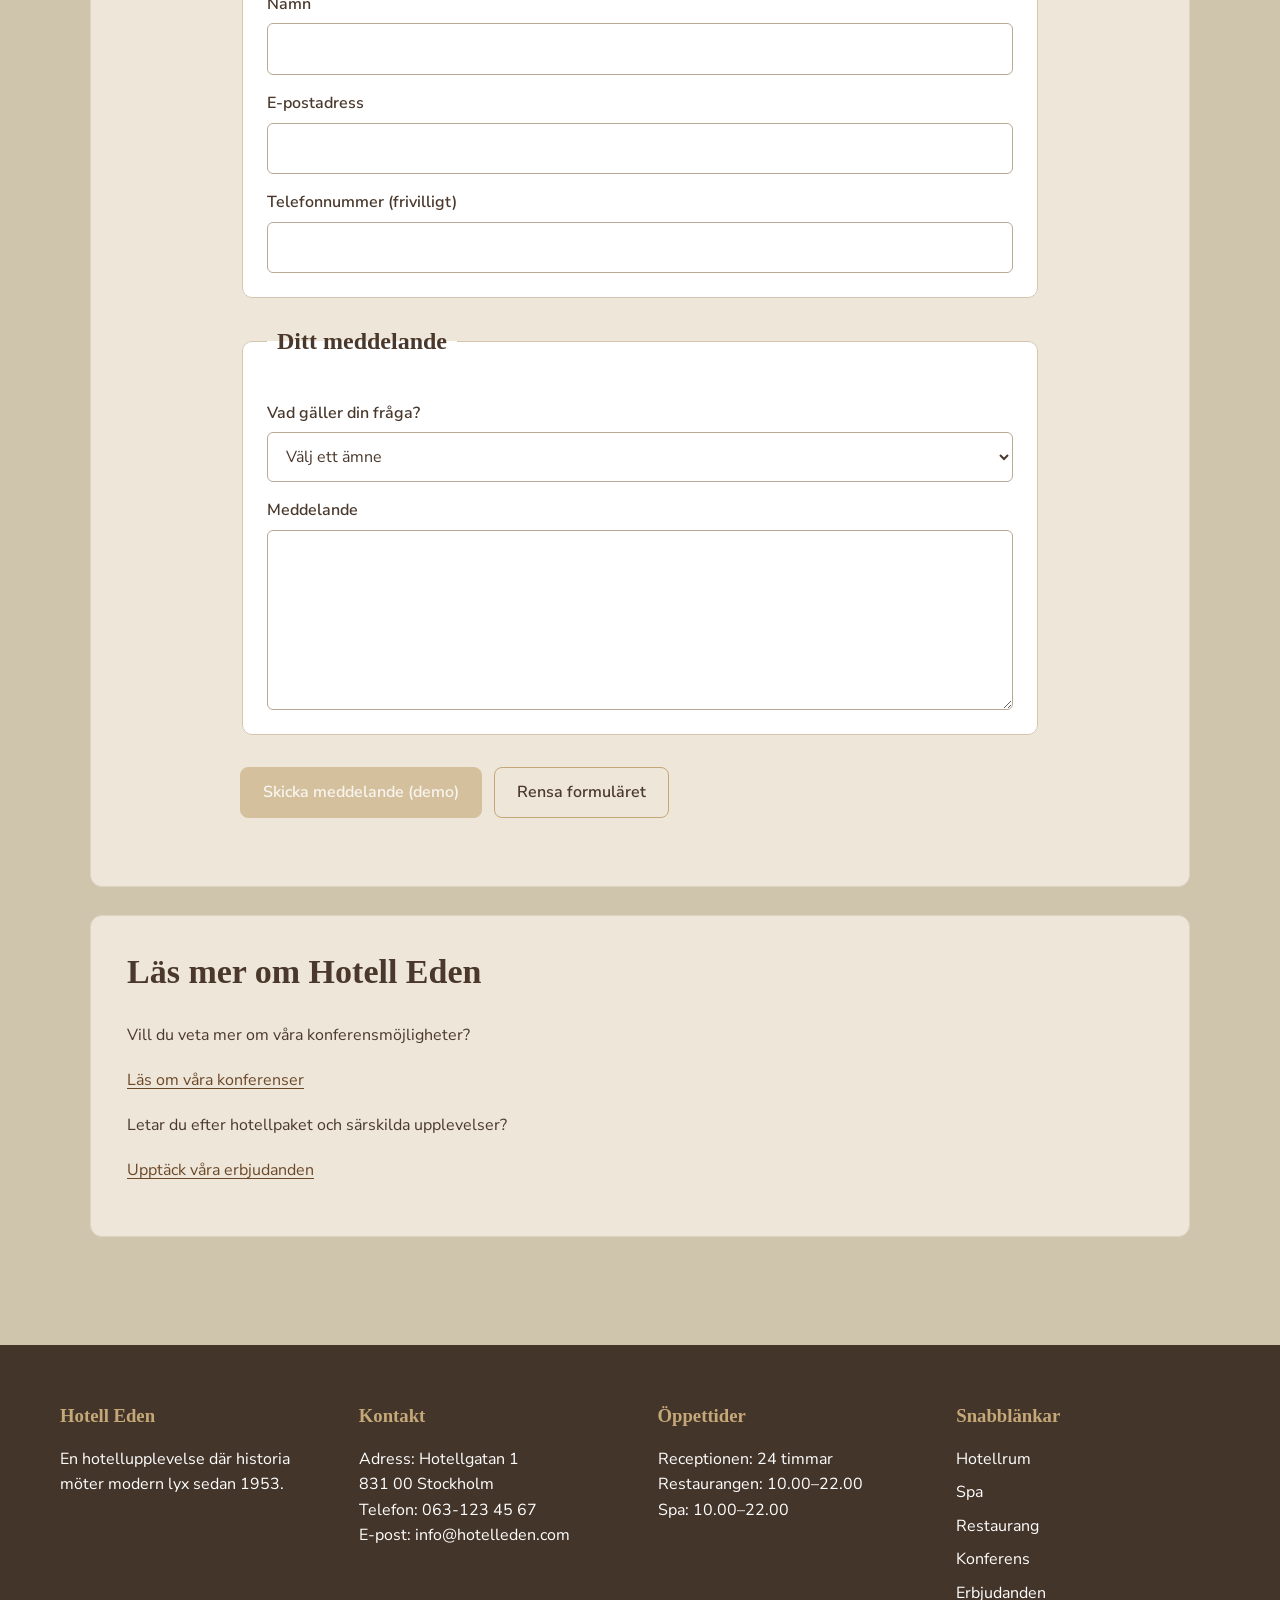
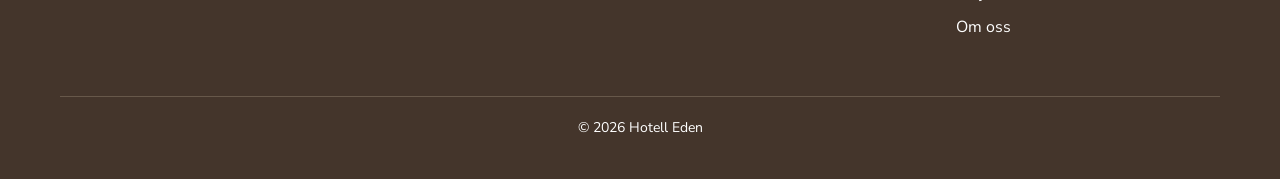
<file: kontakt.html>
<!DOCTYPE html>
<html lang="sv">
<head>
  <meta charset="UTF-8">
  <meta name="viewport" content="width=device-width, initial-scale=1.0">
  <title>Kontakt | Hotell Eden</title>

  <link rel="preconnect" href="https://fonts.googleapis.com">
  <link rel="preconnect" href="https://fonts.gstatic.com" crossorigin>
  <link href="https://fonts.googleapis.com/css2?family=Nunito+Sans:wght@400;600;700&display=swap" rel="stylesheet">
  <link rel="stylesheet" href="css/style.css">
</head>

<body>
  <header class="huvudmeny">
    <div class="container meny-container">
      <a class="logotyp" href="index.html">
        <img src="images/Logga.PNG" alt="Hotell Eden">
      </a>

      <nav aria-label="Huvudmeny">
        <ul class="meny">
          <li><a href="index.html">Startsida</a></li>
          <li><a href="hotellrum.html">Hotellrum</a></li>
          <li><a href="restaurang.html">Restaurang</a></li>
           <li><a href="spa.html">Spa</a></li>
          <li><a href="konferens.html">Konferens</a></li>
          <li><a href="erbjudande.html">Erbjudande</a></li>
          <li><a href="om-oss.html">Om oss</a></li>
          <li><a href="kontakt.html">Kontakt</a></li>
          <li><a class="boka-knapp" href="hotellrum.html">Boka nu</a></li>
        </ul>
      </nav>
    </div>
  </header>

  <main class="person4-sida">

        <!-- Introduktion -->
        <section aria-labelledby="kontakt-rubrik">

            <h1 id="kontakt-rubrik">Kontakta oss</h1>

            <p>
                Vi ser fram emot att höra från dig.
            </p>

            <p>
                Har du frågor om din vistelse,
                våra hotellrum, restaurangen, spa
                eller konferenser?
            </p>

            <p>
                Välkommen att kontakta Hotell Eden.
                Vi hjälper dig gärna med information
                inför ditt besök.
            </p>

        </section>


        <!-- Kontaktuppgifter -->
        <section aria-labelledby="uppgifter-rubrik">

            <h2 id="uppgifter-rubrik">
                Våra kontaktuppgifter
            </h2>

            <address>

                <p>
                    <strong>Hotell Eden</strong>
                </p>

                <p>
                    Stockholm, Sverige
                </p>

                <p>
                    E-post: info@hotelleden.com
                </p>

            </address>

            <!-- Kontrollera e-postadressen med kunden
                 innan webbplatsen publiceras.
                 Gatuadress och telefonnummer
                 läggs till när de har bekräftats. -->

        </section>


        <!-- Öppettider -->
        <section aria-labelledby="tider-rubrik">

            <h2 id="tider-rubrik">
                Öppettider och information
            </h2>

            <h3>Hotell</h3>

            <ul>
                <li>Incheckning från kl. 15.00</li>
                <li>Utcheckning senast kl. 11.00</li>
            </ul>

            <h3>Spa</h3>

            <p>
                Öppet kl. 10.00–22.00.
            </p>

            <h3>Restaurang</h3>

            <p>
                Öppet kl. 10.00–22.00.
            </p>

        </section>


        <!-- Kontaktformulär -->
        <section aria-labelledby="formular-rubrik">

            <h2 id="formular-rubrik">
                Skriv till oss
            </h2>

            <p>
                Har du en fråga eller ett önskemål?
                Fyll i kontaktformuläret nedan.
            </p>

            <p id="demo-info">
                Observera att formuläret är en
                prototyp för ett kursprojekt.
                Inga uppgifter skickas eller sparas.
            </p>

            <form>

                <fieldset>

                    <legend>Dina kontaktuppgifter</legend>

                    <div>
                        <label for="namn">
                            Namn
                        </label>

                        <input
                            type="text"
                            id="namn"
                            name="namn"
                            autocomplete="name"
                            required
                        >
                    </div>

                    <div>
                        <label for="epost">
                            E-postadress
                        </label>

                        <input
                            type="email"
                            id="epost"
                            name="epost"
                            autocomplete="email"
                            required
                        >
                    </div>

                    <div>
                        <label for="telefon">
                            Telefonnummer (frivilligt)
                        </label>

                        <input
                            type="tel"
                            id="telefon"
                            name="telefon"
                            autocomplete="tel"
                        >
                    </div>

                </fieldset>


                <fieldset>

                    <legend>Ditt meddelande</legend>

                    <div>
                        <label for="amne">
                            Vad gäller din fråga?
                        </label>

                        <select
                            id="amne"
                            name="amne"
                            required
                        >
                            <option value="">
                                Välj ett ämne
                            </option>

                            <option value="hotellrum">
                                Hotellrum och bokning
                            </option>

                            <option value="spa">
                                Spa
                            </option>

                            <option value="restaurang">
                                Restaurang
                            </option>

                            <option value="konferens">
                                Konferens
                            </option>

                            <option value="erbjudanden">
                                Erbjudanden
                            </option>

                            <option value="ovrigt">
                                Övriga frågor
                            </option>

                        </select>
                    </div>

                    <div>
                        <label for="meddelande">
                            Meddelande
                        </label>

                        <textarea
                            id="meddelande"
                            name="meddelande"
                            rows="6"
                            required
                        ></textarea>
                    </div>

                </fieldset>


                <!-- Demoknappen är avaktiverad eftersom
                     formuläret inte kan skicka data. -->
                <div>

                    <button
                        type="button"
                        disabled
                        aria-describedby="demo-info"
                    >
                        Skicka meddelande (demo)
                    </button>

                    <button type="reset">
                        Rensa formuläret
                    </button>

                </div>

            </form>

        </section>


        <!-- Relaterade sidor -->
        <section aria-labelledby="las-mer-rubrik">

            <h2 id="las-mer-rubrik">
                Läs mer om Hotell Eden
            </h2>

            <p>
                Vill du veta mer om våra
                konferensmöjligheter?
            </p>

            <p>
                <a href="konferens.html">
                    Läs om våra konferenser
                </a>
            </p>

            <p>
                Letar du efter hotellpaket
                och särskilda upplevelser?
            </p>

            <p>
                <a href="erbjudande.html">
                    Upptäck våra erbjudanden
                </a>
            </p>

        </section>

    </main>

  <footer class="sidfot">
    <div class="container">
      <div class="sidfot-grid">
        <div>
          <h3>Hotell Eden</h3>
          <p>En hotellupplevelse där historia möter modern lyx sedan 1953.</p>
        </div>

        <div>
          <h3>Kontakt</h3>
          <p>
            Adress: Hotellgatan 1<br>
            831 00 Stockholm<br>
            Telefon: 063-123 45 67<br>
            E-post: info@hotelleden.com
          </p>
        </div>

        <div>
          <h3>Öppettider</h3>
          <p>
            Receptionen: 24 timmar<br>
            Restaurangen: 10.00–22.00<br>
            Spa: 10.00–22.00
          </p>
        </div>

        <div>
          <h3>Snabblänkar</h3>
          <ul>
            <li><a href="hotellrum.html">Hotellrum</a></li>
            <li><a href="spa.html">Spa</a></li>
            <li><a href="resturang.html">Restaurang</a></li>
            <li><a href="konferens.html">Konferens</a></li>
            <li><a href="erbjudande.html">Erbjudanden</a></li>
            <li><a href="om-oss.html">Om oss</a></li>
          </ul>
        </div>
      </div>

      <p class="copyright">© 2026 Hotell Eden</p>
    </div>
  </footer>
</body>
</html>
</file>
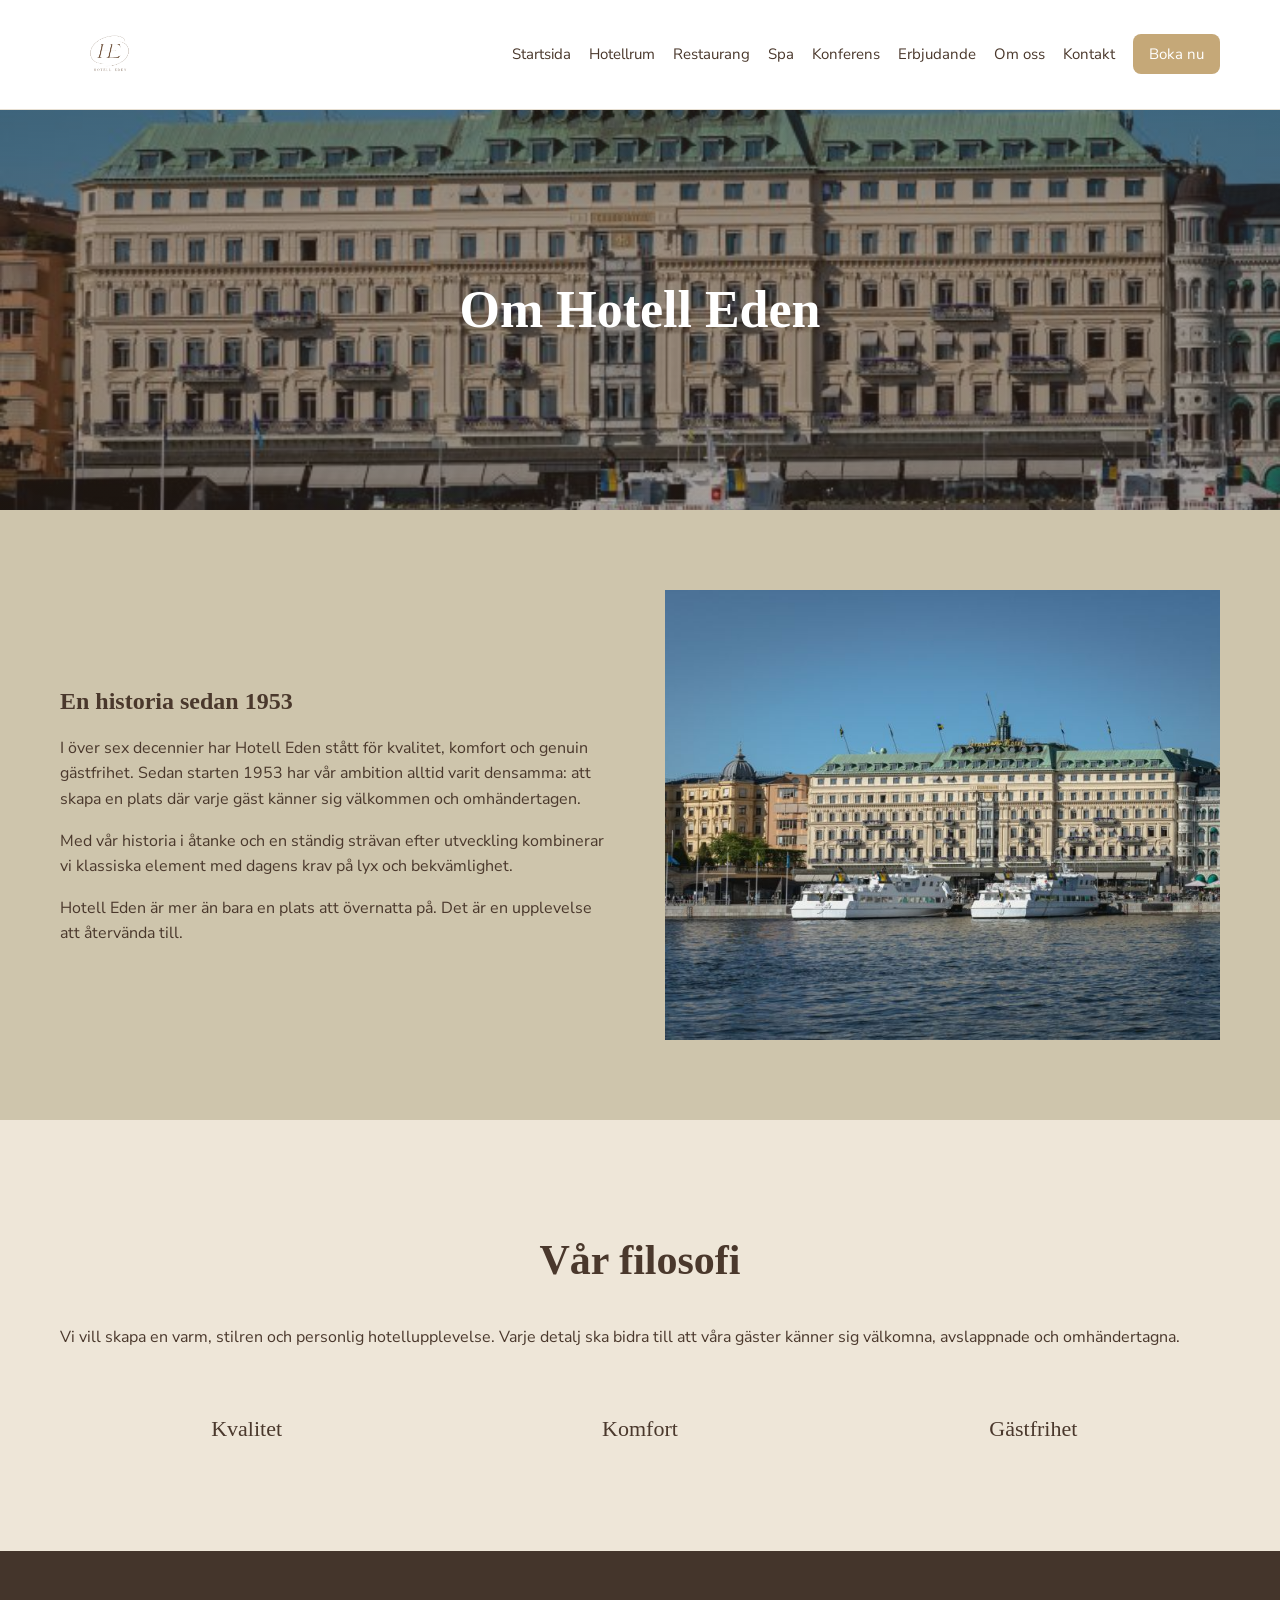
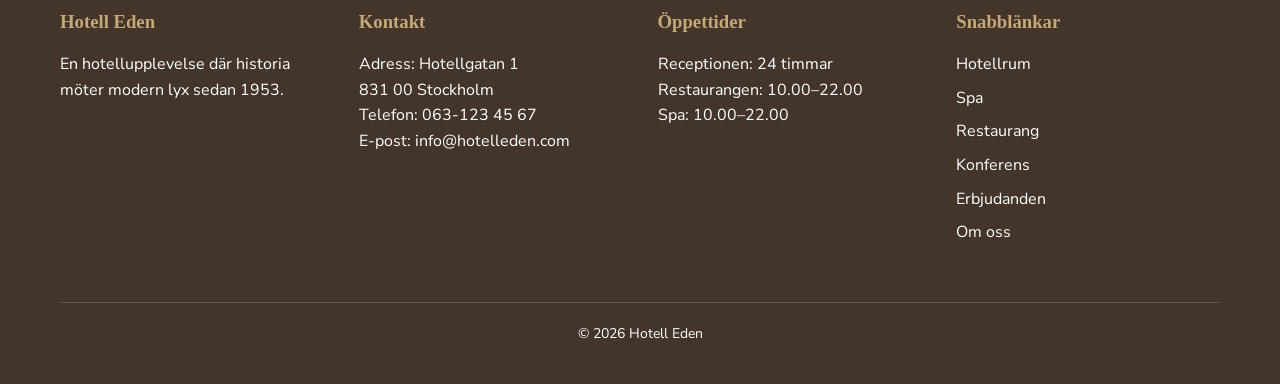
<file: om-oss.html>
<!DOCTYPE html>
<html lang="sv">
<head>
  <meta charset="UTF-8">
  <meta name="viewport" content="width=device-width, initial-scale=1.0">
  <title>Om oss | Hotell Eden</title>

  <link rel="preconnect" href="https://fonts.googleapis.com">
  <link rel="preconnect" href="https://fonts.gstatic.com" crossorigin>
  <link href="https://fonts.googleapis.com/css2?family=Nunito+Sans:wght@400;600;700&display=swap" rel="stylesheet">
  <link rel="stylesheet" href="css/style.css">
</head>

<body>
  <header class="huvudmeny">
    <div class="container meny-container">
      <a class="logotyp" href="index.html">
        <img src="images/Logga.PNG" alt="Hotell Eden">
      </a>

      <nav aria-label="Huvudmeny">
        <ul class="meny">
          <li><a href="index.html">Startsida</a></li>
          <li><a href="hotellrum.html">Hotellrum</a></li>
          <li><a href="resturang.html">Restaurang</a></li>
           <li><a href="spa.html">Spa</a></li>
          <li><a href="konferens.html">Konferens</a></li>
          <li><a href="erbjudande.html">Erbjudande</a></li>
          <li><a href="om-oss.html">Om oss</a></li>
          <li><a href="kontakt.html">Kontakt</a></li>
          <li><a class="boka-knapp" href="hotellrum.html">Boka nu</a></li>
        </ul>
      </nav>
    </div>
  </header>

  <main>
    <section class="om-oss-hero">
      <h1>Om Hotell Eden</h1>
    </section>

    <section class="sektion">
      <div class="container om-oss-innehall">
        <div>
          <h2>En historia sedan 1953</h2>

          <p>
            I över sex decennier har Hotell Eden stått för kvalitet,
            komfort och genuin gästfrihet. Sedan starten 1953 har vår
            ambition alltid varit densamma: att skapa en plats där
            varje gäst känner sig välkommen och omhändertagen.
          </p>

          <p>
            Med vår historia i åtanke och en ständig strävan efter
            utveckling kombinerar vi klassiska element med dagens
            krav på lyx och bekvämlighet.
          </p>

          <p>
            Hotell Eden är mer än bara en plats att övernatta på.
            Det är en upplevelse att återvända till.
          </p>
        </div>

        <img
          class="om-oss-bild"
          src="images/hotell.jpg"
          alt="Hotell Edens eleganta miljö"
        >
      </div>
    </section>

    <section class="sektion sektion-beige">
      <div class="container">
        <h2 class="sektion-rubrik">Vår filosofi</h2>

        <p>
          Vi vill skapa en varm, stilren och personlig hotellupplevelse.
          Varje detalj ska bidra till att våra gäster känner sig
          välkomna, avslappnade och omhändertagna.
        </p>

        <div class="vardeord">
          <div>Kvalitet</div>
          <div>Komfort</div>
          <div>Gästfrihet</div>
        </div>
      </div>
    </section>
  </main>

  <footer class="sidfot">
    <div class="container">
      <div class="sidfot-grid">
        <div>
          <h3>Hotell Eden</h3>
          <p>En hotellupplevelse där historia möter modern lyx sedan 1953.</p>
        </div>

        <div>
          <h3>Kontakt</h3>
          <p>
            Adress: Hotellgatan 1<br>
            831 00 Stockholm<br>
            Telefon: 063-123 45 67<br>
            E-post: info@hotelleden.com
          </p>
        </div>

        <div>
          <h3>Öppettider</h3>
          <p>
            Receptionen: 24 timmar<br>
            Restaurangen: 10.00–22.00<br>
            Spa: 10.00–22.00
          </p>
        </div>

        <div>
          <h3>Snabblänkar</h3>
          <ul>
            <li><a href="hotellrum.html">Hotellrum</a></li>
            <li><a href="spa.html">Spa</a></li>
            <li><a href="resturang.html">Restaurang</a></li>
            <li><a href="konferens.html">Konferens</a></li>
            <li><a href="erbjudande.html">Erbjudanden</a></li>
            <li><a href="om-oss.html">Om oss</a></li>
          </ul>
        </div>
      </div>

      <p class="copyright">© 2026 Hotell Eden</p>
    </div>
  </footer>
</body>
</html>
</file>
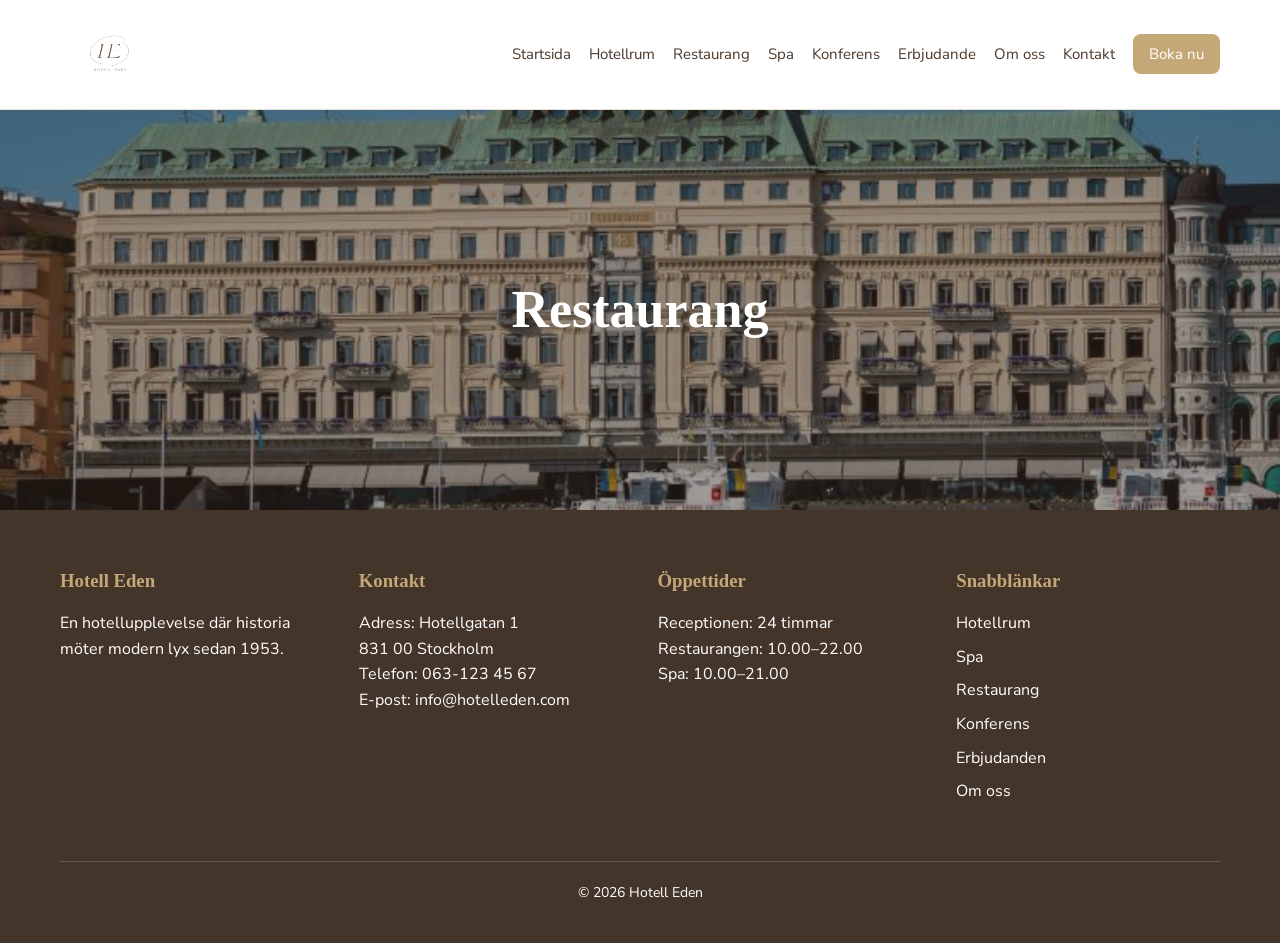
<file: resturang.html>
<!DOCTYPE html>
<html lang="sv">
<head>
  <meta charset="UTF-8">
  <meta name="viewport" content="width=device-width, initial-scale=1.0">
  <title>Restaurang | Hotell Eden</title>

  <link rel="preconnect" href="https://fonts.googleapis.com">
  <link rel="preconnect" href="https://fonts.gstatic.com" crossorigin>
  <link href="https://fonts.googleapis.com/css2?family=Nunito+Sans:wght@400;600;700&display=swap" rel="stylesheet">
  <link rel="stylesheet" href="css/style.css">
</head>

<body>
  <header class="huvudmeny">
    <div class="container meny-container">
      <a class="logotyp" href="index.html">
        <img src="images/Logga.PNG" alt="Hotell Eden">
      </a>

      <nav aria-label="Huvudmeny">
        <ul class="meny">
          <li><a href="index.html">Startsida</a></li>
          <li><a href="hotellrum.html">Hotellrum</a></li>
          <li><a href="resturang.html">Restaurang</a></li>
           <li><a href="spa.html">Spa</a></li>
          <li><a href="konferens.html">Konferens</a></li>
          <li><a href="erbjudande.html">Erbjudande</a></li>
          <li><a href="om-oss.html">Om oss</a></li>
          <li><a href="kontakt.html">Kontakt</a></li>
          <li><a class="boka-knapp" href="hotellrum.html">Boka nu</a></li>
        </ul>
      </nav>
    </div>
  </header>

  <main>
    <section class="om-oss-hero">
      <h1>Restaurang</h1>
    </section>
  </main>

  <footer class="sidfot">
    <div class="container">
      <div class="sidfot-grid">
        <div>
          <h3>Hotell Eden</h3>
          <p>En hotellupplevelse där historia möter modern lyx sedan 1953.</p>
        </div>

        <div>
          <h3>Kontakt</h3>
          <p>
            Adress: Hotellgatan 1<br>
            831 00 Stockholm<br>
            Telefon: 063-123 45 67<br>
            E-post: info@hotelleden.com
          </p>
        </div>

        <div>
          <h3>Öppettider</h3>
          <p>
            Receptionen: 24 timmar<br>
            Restaurangen: 10.00–22.00<br>
            Spa: 10.00–21.00
          </p>
        </div>

        <div>
          <h3>Snabblänkar</h3>
          <ul>
            <li><a href="hotellrum.html">Hotellrum</a></li>
            <li><a href="spa.html">Spa</a></li>
            <li><a href="resturang.html">Restaurang</a></li>
            <li><a href="konferens.html">Konferens</a></li>
            <li><a href="erbjudande.html">Erbjudanden</a></li>
            <li><a href="om-oss.html">Om oss</a></li>
          </ul>
        </div>
      </div>

      <p class="copyright">© 2026 Hotell Eden</p>
    </div>
  </footer>
</body>
</html>
</file>
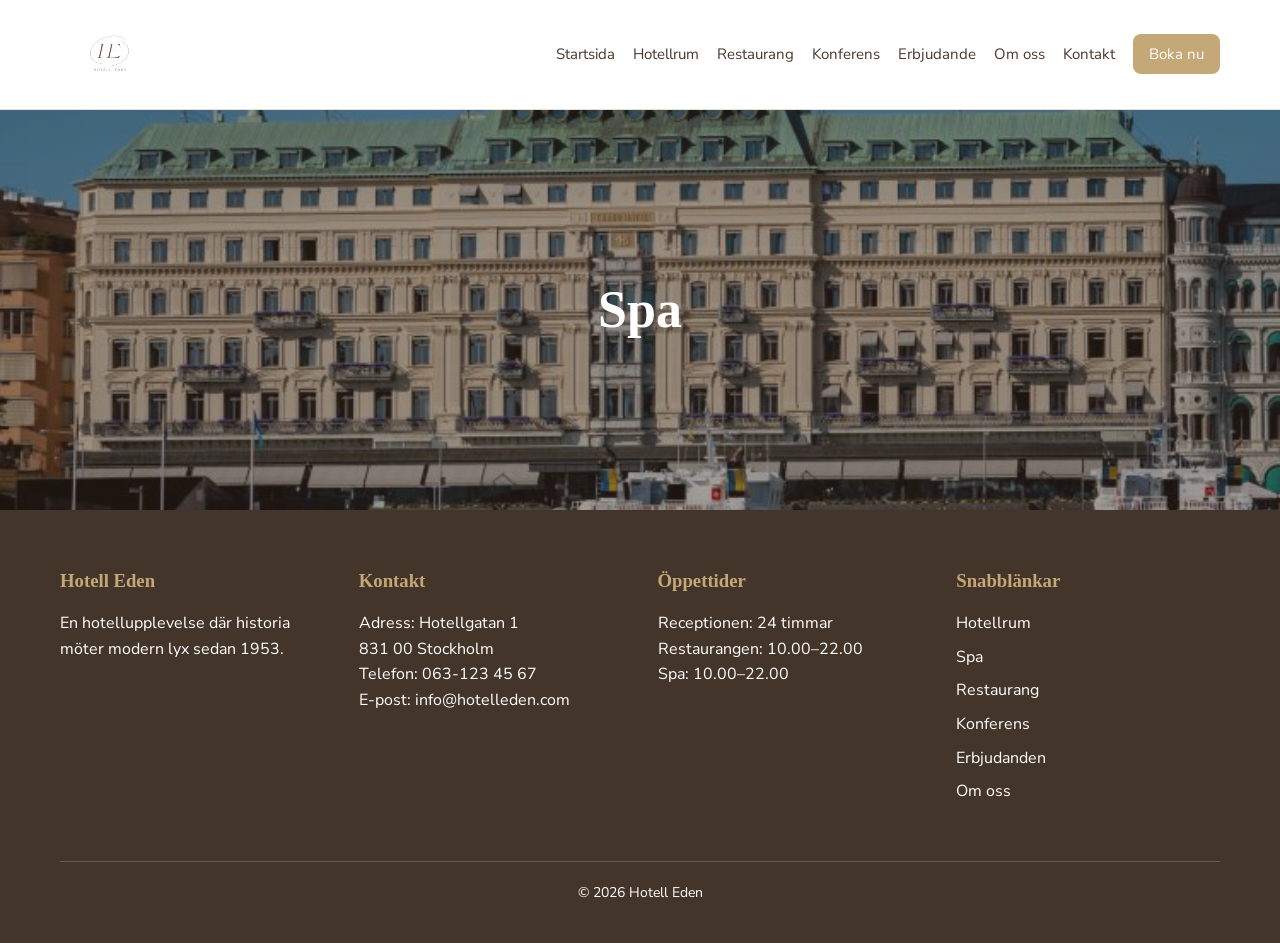
<file: spa.html>
<!DOCTYPE html>
<html lang="sv">
<head>
  <meta charset="UTF-8">
  <meta name="viewport" content="width=device-width, initial-scale=1.0">
  <title>Spa | Hotell Eden</title>

  <link rel="preconnect" href="https://fonts.googleapis.com">
  <link rel="preconnect" href="https://fonts.gstatic.com" crossorigin>
  <link href="https://fonts.googleapis.com/css2?family=Nunito+Sans:wght@400;600;700&display=swap" rel="stylesheet">
  <link rel="stylesheet" href="css/style.css">
</head>

<body>
  <header class="huvudmeny">
    <div class="container meny-container">
      <a class="logotyp" href="index.html">
        <img src="images/Logga.PNG" alt="Hotell Eden">
      </a>

      <nav aria-label="Huvudmeny">
        <ul class="meny">
          <li><a href="index.html">Startsida</a></li>
          <li><a href="hotellrum.html">Hotellrum</a></li>
          <li><a href="restaurang.html">Restaurang</a></li>
          <li><a href="konferens.html">Konferens</a></li>
          <li><a href="erbjudande.html">Erbjudande</a></li>
          <li><a href="om-oss.html">Om oss</a></li>
          <li><a href="kontakt.html">Kontakt</a></li>
          <li><a class="boka-knapp" href="hotellrum.html">Boka nu</a></li>
        </ul>
      </nav>
    </div>
  </header>

  <main>
    <section class="om-oss-hero">
      <h1>Spa</h1>
    </section>
  </main>

  <footer class="sidfot">
    <div class="container">
      <div class="sidfot-grid">
        <div>
          <h3>Hotell Eden</h3>
          <p>En hotellupplevelse där historia möter modern lyx sedan 1953.</p>
        </div>

        <div>
          <h3>Kontakt</h3>
          <p>
            Adress: Hotellgatan 1<br>
            831 00 Stockholm<br>
            Telefon: 063-123 45 67<br>
            E-post: info@hotelleden.com
          </p>
        </div>

        <div>
          <h3>Öppettider</h3>
          <p>
            Receptionen: 24 timmar<br>
            Restaurangen: 10.00–22.00<br>
            Spa: 10.00–22.00
          </p>
        </div>

        <div>
          <h3>Snabblänkar</h3>
          <ul>
            <li><a href="hotellrum.html">Hotellrum</a></li>
            <li><a href="spa.html">Spa</a></li>
            <li><a href="resturang.html">Restaurang</a></li>
            <li><a href="konferens.html">Konferens</a></li>
            <li><a href="erbjudande.html">Erbjudanden</a></li>
            <li><a href="om-oss.html">Om oss</a></li>
          </ul>
        </div>
      </div>

      <p class="copyright">© 2026 Hotell Eden</p>
    </div>
  </footer>
</body>
</html>
</file>
<file: css/style.css>
/* Stilar för hotellets sidor. */
.huvudmeny {
    background-color: #ffffff;
    /* Skiljer menyn från innehållet med en tunn linje. */
    border-bottom: 1px solid #e7dfd2;
}

/* Primär knapp är huvudvalet; sekundär knapp är ett annat val. */
.primar-knapp {
    background-color: #c5a878;
    color: #ffffff;
    border: 1px solid #c5a878;
}
/* Alla element använder samma boxmodell. */
* {
    box-sizing: border-box;
}

body {
  margin: 0;
  background-color: #cec5ac;
  color: #4a382c;
  font-family: "Nunito Sans", Arial, sans-serif;
  line-height: 1.6;
}

h1,
h2,
h3 {
  font-family: Baskerville, Georgia, serif;
  line-height: 1.2;
}
 
img {
    display: block;
    width: 100%;
}

a {
 color: inherit;
 text-decoration: none;
}

.container {
    max-width: 1200px;
    margin: 0 auto;
    /* Ger innehållet luft från sidans kanter. */
    padding: 0 20px
}
.primar-knapp,
.sekundar-knapp {
    display: inline-block;
    /* Ger knapparna utrymme runt texten och gör dem lättare att klicka på. */
    padding: 12px 22px;
    border: 1px solid #c5a878;
    /* Gör färgbytet vid hovring mjukt. */
    transition: 0.3s;
}

.primar-knapp {
    background:  #c5a878;
    color: #ffffff;
}

.primar-knapp:hover {
    background: #4a382c;
    border-color: #4a382c;
}

.sekundar-knapp {
    background: #c5a878;
    color: #ffffff;
    border: 1px solid #c5a878;
}
.sekundar-knapp:hover {
    color: #ffffff;
    background: #4a382c;
    border-color: #4a382c;
}

.hero-knappar .primar-knapp,
.hero-knappar .sekundar-knapp {
    background: transparent;
    color: #ffffff;
    border-color: #ffffff;
}

.hero-knappar .primar-knapp:hover,
.hero-knappar .sekundar-knapp:hover {
    background: #c5a878;
    color: #ffffff;
    border-color: #c5a878;
}
.primar-knapp,
.sekundar-knapp,
.boka-knapp,
.bokningskort {
  /* border-radius gör hörnen rundade. */
  border-radius: 8px;
}
/* Menyn högst upp på sidan. */
.huvudmeny {
    background-color:  #ffffff;
    border-bottom: 1px solid #e7dfd2;
    padding: 12px 0;
}

.meny-container {
    min-height: 85px;
    /* Flex placerar menydelarna på samma rad. */
    display: flex;
    /* align-items centrerar delarna på höjden. */
    align-items: center;
    justify-content: space-between;
    gap: 20px;
}

.logotyp {
    display: flex;
    align-items: center;
    gap: 10px;
    font-family: Baskerville, Georgia, serif;
    font-size: 28px;
    font-weight: bold;
    color: #1f1711;
    text-decoration: none;
}
.logotyp img {
    width: 100px;
    height: auto;
    display: block;
   /* Justerar logotypens ljus och kontrast. */
   filter: contrast(1.25) brightness(1.15);
   padding: 4px;
   border-radius: 4px;
}
.logotyp {
    font-family: Baskerville, Georgia, serif;
    font-size: 28px;
    font-weight: bold;
    color: #352b23;
}
.logotyp-ikon {
  width: 70px;
  height: 70px;
  display: grid;
  /* Centrerar innehållet både vågrätt och lodrätt. */
  place-items: center;
  border: 2px solid #c5a878;
  border-radius: 50%;
  background-color: #ffffff;
  color: #4a382c;
  font-family: Baskerville, Georgia, serif;
  font-size: 42px;
  font-weight: bold;
  line-height: 1;
  /* Ikonen behåller sin storlek i menyn. */
  flex-shrink: 0;
}
.meny {
    display: flex;
    align-items: center;
    flex-wrap: wrap;
    gap: 18px;
    list-style: none;
    margin: 0;
    padding: 0;
}
.meny a {
    font-size: 15px;
}
.meny a:hover {
    color: #c5a878;
}

.boka-knapp {
    padding: 10px 16px;
    background: #c5a878;
    color: #ffffff;
}

/* Startsida med bakgrundsbild och text. */
.hero {
    min-height: 620px;
    display: flex;
    align-items: center;
    /* Det mörka lagret gör texten lättare att läsa mot bilden. */
    background:
       linear-gradient(rgba(44, 25, 12, 0.15), rgba(44, 25, 12, 0.25)),
        url("../images/hotell.jpg") center/cover no-repeat;
    color: #fcfbf7;
}
.hero-content {
    max-width: 700px;
    margin: 0 auto;
    text-align: center;
}
.hero-valkommen {
    margin-bottom: 8px;
    font-size: 16px;
    letter-spacing: 4px;
    text-transform: uppercase;
}
.hero-knappar {
    display: flex;
    justify-content: center;
    gap: 12px;
    flex-wrap: nowrap;
}
.hero-knappar .primar-knapp,
.hero-knappar .sekundar-knapp {
    background: rgba(44, 25, 12, 0.65);
    color: #ffffff;
    border-color: #ffffff;
    padding: 9px 16px;
    font-size: 14px;
}
.hero h1 {
    margin: 0 0 12px;
    font-family: Baskerville, Georgia, serif;
    font-size: 64px;
}
.hero-underrubrik {
    margin-bottom: 28px;
    font-size: 24px;
}

.hero h2 {
    font-size: 24px;
    margin-top: 0;
}
.hero p {
    display: block;
}

/* Gemensamma stilar för sidans sektioner. */
.sektion {
    /* Skapar luft ovanför och under innehållet. */
    padding: 80px 0;
}
.sektion-beige {
    background-color: #eee6d8;
}
.sektion-rubrik {
    text-align: center;
    margin-bottom: 40px;
    font-size: 42px;
}

/* Kort med hotellets tjänster. */
.tjänster {
    /* Grid ordnar tjänstekorten i kolumner. */
    display: grid;
    /* 1fr betyder en lika stor del av den lediga ytan. */
    grid-template-columns: repeat(3, 1fr);
    gap: 25px;
}
.tjänstkort {
    /* Regeln gäller varje kort som visar en tjänst. */
    background: #ffffff;
}
.tjänstkort img {
    height: 260px;
    /* Fyller bildrutan utan att förvränga bilden. */
    object-fit: cover;
}
.tjänstkort-content {
    padding: 25px;
}
.tjänstkort h3 {
    font-size: 28px;
    margin-top: 0;
}

/* Kort med aktuella erbjudanden. */
.erbjudanden {
    display:grid;
    grid-template-columns: 1fr;
    gap: 20px;
    max-width: 900px;
    margin: 0 auto;
}
.erbjudandekort {
    display: grid;
    /* Bilden får fast bredd och 1fr låter texten ta resten. */
    grid-template-columns: 260px 1fr; 
    align-items: center;
    width: 100%;
    margin: 0 auto;
    background: #ffffff;
    border: 1px solid #dfd4c2;
    border-radius: 12px;
    /* Döljer innehåll som hamnar utanför kortets rundade hörn. */
    overflow: hidden;
    /* Ger kortet en diskret skugga. */
    box-shadow: 0 4px 12px rgb(74, 56, 44, 0.08);
}
.erbjudande-content {
    padding: 20px;
}
.erbjudandekort img {
    width: 100%;
    height: 220px;
    object-fit: cover;
    background-color: #eee6d8;
}
/* Alternativ för bokning. */
.bokning {
    background: #352b23;
    text-align: center;
}
.bokningsalternativ {
    display: grid;
    grid-template-columns: repeat(4, 1fr);
}
.bokning .sektion-rubrik {
  color: #c5a878;
}
.bokningskort {
    padding: 25px 15px;
    border: 1px solid;
     color: #d8c4a4;
     transition: 0.3s;
}
.bokningskort:hover {
    background:  #c5a878;
  color: #ffffff;
}
 /* Sidfot med länkar och kontaktuppgifter. */
 .sidfot {
    padding: 60px 0 25px;
    background: #44352b;
    color: #ffffff;
 }
 .sidfot-grid {
    display: grid;
    grid-template-columns: repeat(4, 1fr);
    gap: 35px;
 }
 .sidfot  h3 {
    color:  #c5a878;
    margin-top: 0;
 }
 .sidfot ul {
    padding: 0;
    list-style: none;
 }
 .sidfot li {
    margin-bottom: 8px;
 }
 .sidfot a:hover {
    color:  #c5a878;
 }.copyright {
  border-top: 1px solid #67584a;
  margin-top: 40px;
  padding-top: 20px;
  text-align: center;
  font-size: 14px;
}

/* Innehåll på sidan Om oss. */

.om-oss-hero {
  min-height: 400px;
  display: flex;
  align-items: center;
  /* Det mörka lagret gör texten lättare att läsa mot bilden. */
  background:
    linear-gradient(rgba(61, 45, 34, 0.45),
    rgba(61, 45, 34, 0.45)),
    url("../images/hero.jpg") center/cover no-repeat;
  color: #ffffff;
  text-align: center;
}

.om-oss-hero h1 {
  width: 100%;
  font-size: 52px;
}

.om-oss-innehall {
  display: grid;
  grid-template-columns: 1fr 1fr;
  gap: 50px;
  align-items: center;
}

.om-oss-bild {
  height: 450px;
  object-fit: cover;
}

.vardeord {
  /* Visar hotellets värdeord i tre kolumner. */
  display: grid;
  grid-template-columns: repeat(3, 1fr);
  gap: 20px;
  margin-top: 35px;
  text-align: center;
}

.vardeord div {
  /* Väljer varje div, alltså varje värdeordskort. */
  padding: 25px;
  background: #eee6d8;
  font-family: Baskerville, Georgia, serif;
  font-size: 22px;
}

/* ==========================================
   PERSON 4 – KONFERENS, ERBJUDANDEN, KONTAKT
   ========================================== */

/* Gemensam layout för mina tre sidor */
.person4-sida {
    width: min(1100px, calc(100% - 48px));
    margin: 0 auto;
    padding: 48px 0 80px;
}

/* Sektioner med luft och mjuka kort */
.person4-sida > section {
    background-color: #eee6d8;
    border: 1px solid #dfd4c2;
    border-radius: 12px;
    padding: 36px;
    margin-bottom: 28px;
}

/* Introduktionen får ljusare bakgrund */
.person4-sida > section:first-child {
    background-color: #f8f4ed;
}

/* Rubriker */
.person4-sida h1 {
    font-size: clamp(32px, 4vw, 50px);
    color: #4a382c;
    margin-top: 0;
}

.person4-sida h2 {
    font-size: clamp(26px, 3vw, 34px);
    color: #4a382c;
    margin-top: 0;
}

.person4-sida h3 {
    font-size: 24px;
    color: #4a382c;
}

/* Brödtext */
.person4-sida p,
.person4-sida li {
    line-height: 1.8;
}

.person4-sida p {
    margin-bottom: 16px;
}

/* Formulär */
.person4-sida form {
    max-width: 800px;
    margin: 24px auto;
}

.person4-sida fieldset {
    border: 1px solid #d5c5ae;
    border-radius: 10px;
    background-color: #ffffff;
    padding: 24px;
    margin-bottom: 24px;
    min-width: 0;
}

.person4-sida legend {
    font-family: Baskerville, Georgia, serif;
    font-size: 24px;
    font-weight: bold;
    color: #4a382c;
    padding: 0 10px;
}

/* Etiketter */
.person4-sida label {
    display: block;
    font-weight: 600;
    margin: 16px 0 6px;
}

/* Inmatningsfält */
.person4-sida input:not([type="checkbox"]):not([type="radio"]),
.person4-sida select,
.person4-sida textarea {
    display: block;
    width: 100%;
    max-width: 100%;
    padding: 12px 14px;
    border: 1px solid #b9aa95;
    border-radius: 6px;
    background-color: #ffffff;
    color: #4a382c;
    font: inherit;
}

/* Textfält för längre meddelanden */
.person4-sida textarea {
    min-height: 130px;
    resize: vertical;
}

/* Tydlig markering vid tangentbordsnavigering */
.person4-sida input:focus-visible,
.person4-sida select:focus-visible,
.person4-sida textarea:focus-visible,
.person4-sida button:focus-visible,
.person4-sida a:focus-visible {
    outline: 3px solid #82633e;
    outline-offset: 3px;
}

/* Formulärknappar */
.person4-sida button {
    padding: 12px 22px;
    margin: 8px 8px 8px 0;
    border: 1px solid #c5a878;
    border-radius: 8px;
    background-color: #c5a878;
    color: #ffffff;
    font: inherit;
    font-weight: 600;
    cursor: pointer;
}

.person4-sida button:hover:not(:disabled) {
    background-color: #4a382c;
    border-color: #4a382c;
}

/* Rensa-knapp */
.person4-sida button[type="reset"] {
    background-color: transparent;
    color: #4a382c;
}

/* Inaktiva demoknappar */
.person4-sida button:disabled {
    opacity: 0.6;
    cursor: not-allowed;
}

/* Interna länkar */
.person4-sida a {
    color: #6b4829;
    text-decoration: underline;
    text-underline-offset: 3px;
}

.person4-sida a:hover {
    color: #a07843;
}

/* Anpassning för mindre skärmar */
@media (max-width: 600px) {
    .person4-sida {
        width: calc(100% - 24px);
        padding: 24px 0 48px;
    }

    .person4-sida > section {
        padding: 20px;
    }

    .person4-sida fieldset {
        padding: 16px;
    }

    .person4-sida button {
        width: 100%;
        margin-right: 0;
    }
}
</file>
